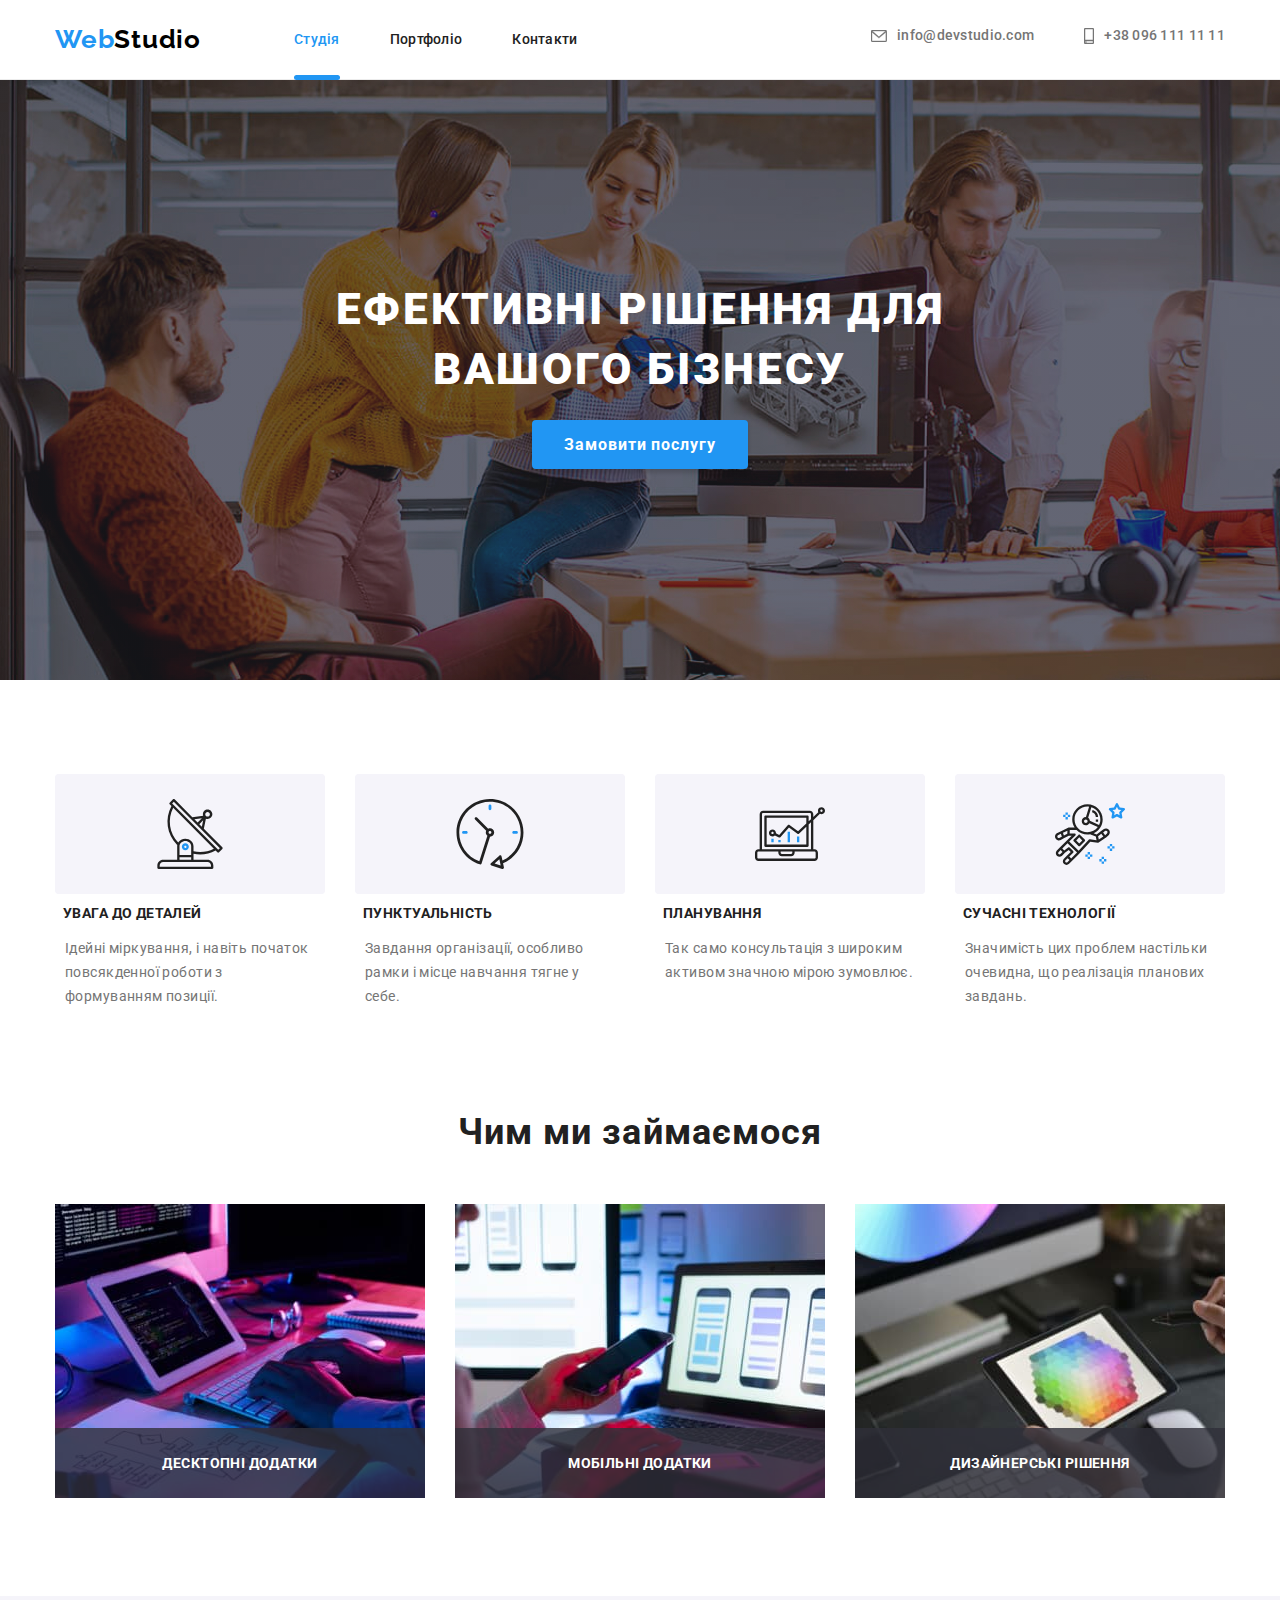
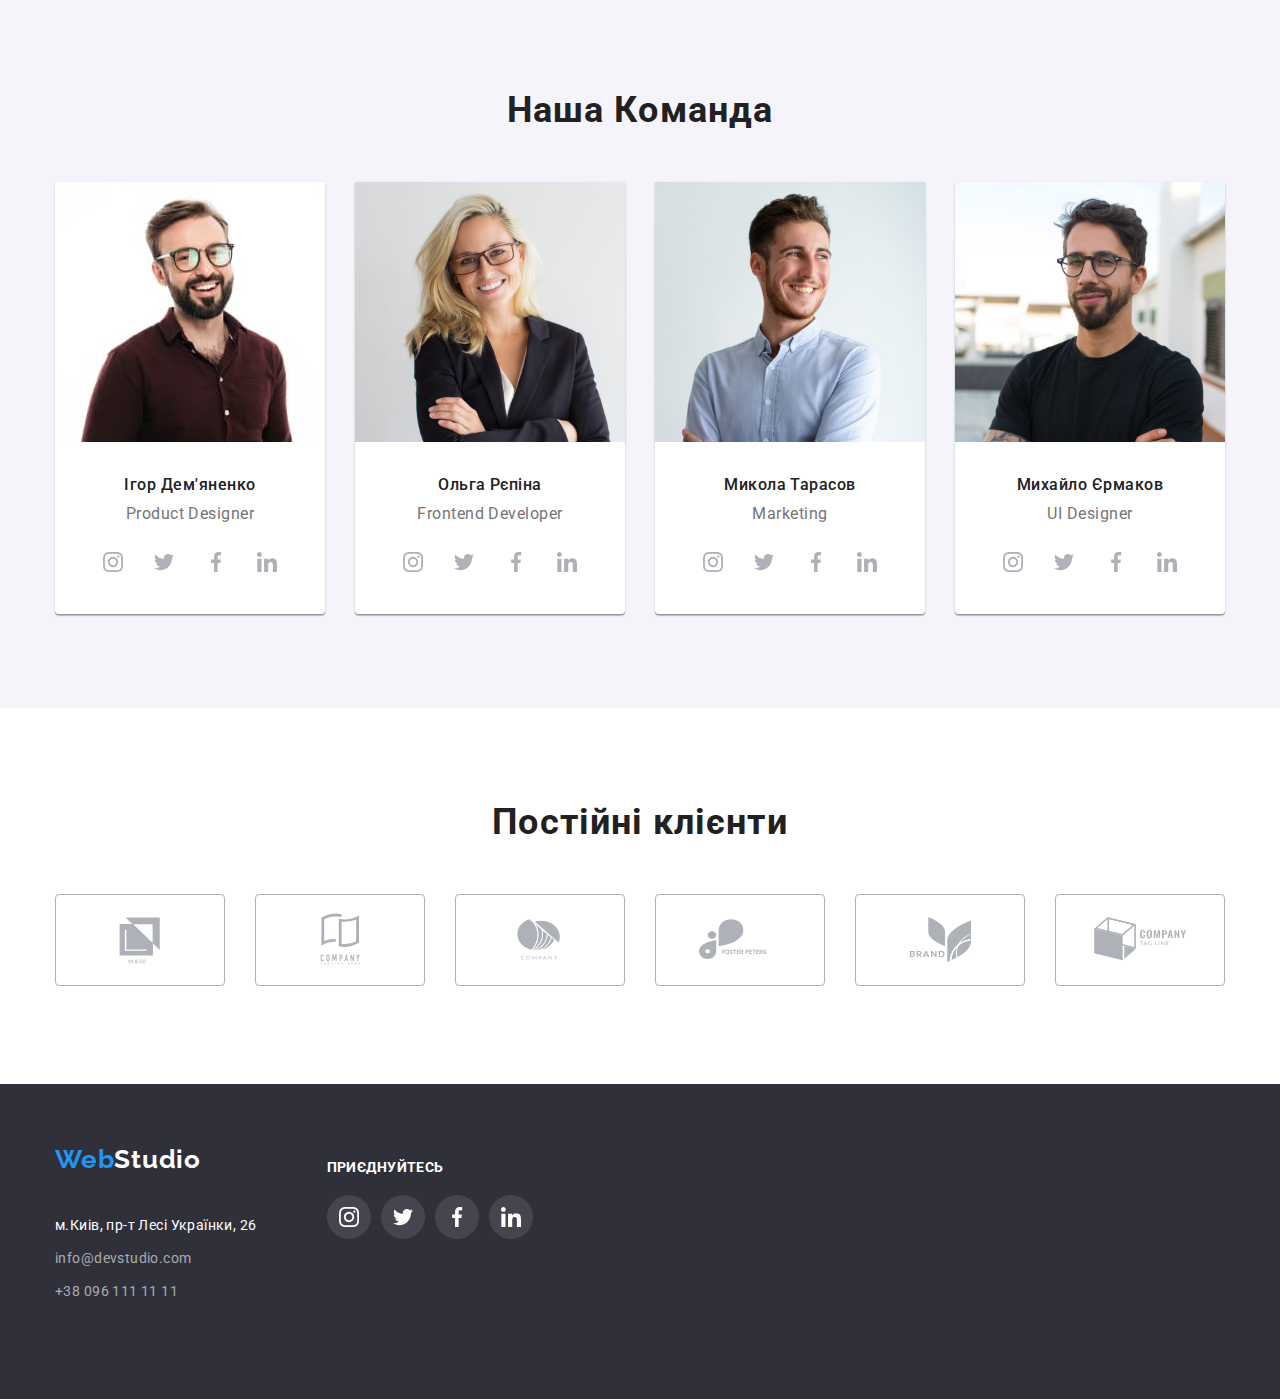
<file: index.html>
<!DOCTYPE html>
<html lang="ru">
<head>
  <link rel="preconnect" href="https://fonts.googleapis.com">
  <link rel="preconnect" href="https://fonts.gstatic.com" crossorigin>
  <link href="https://fonts.googleapis.com/css2?family=Raleway:wght@700&family=Roboto:ital,wght@0,400;0,500;0,900;1,700&display=swap" rel="stylesheet">
  <!-- <link rel="normalize" href="css/normalize.css"> -->
  <link rel="stylesheet" href="css/modern-normalize.css">
  <link rel="stylesheet" href="css/styles.css">
  <meta charset="UTF-8">
  <meta http-equiv="X-UA-Compatible" content="IE=edge">
  <meta name="viewport" content="width=device-width, initial-scale=1.0">
  <title>WebStudio</title>
</head>
<body>
  <svg aria-hidden="true" style="position:absolute;width:0;height:0;overflow:hidden" xmlns="http://www.w3.org/2000/svg">
    <symbol id="icon-company4" viewBox="0 0 59 32"><path d="M19.529 12.905h-.001c-.834 0-1.51.601-1.51 1.342v.001c0 .741.676 1.342 1.51 1.342h.001c.834 0 1.51-.601 1.51-1.342v-.001c0-.741-.676-1.342-1.51-1.342zM30.677 12.476c-.002-1.03-.464-2.016-1.283-2.744s-1.929-1.138-3.088-1.141c-1.159.002-2.27.412-3.089 1.14s-1.281 1.715-1.283 2.745v5.678s8.742-.865 8.743-5.677v-.001zM14.957 20.017c.002.716.323 1.403.893 1.91s1.342.792 2.148.794c.806-.002 1.578-.288 2.148-.794s.891-1.193.893-1.909v-3.951s-6.083.603-6.083 3.95zm3.041.708c-.158 0-.311-.041-.442-.119s-.233-.188-.293-.318c-.06-.129-.076-.272-.045-.409s.107-.263.218-.362c.111-.099.253-.166.408-.194s.315-.013.46.04c.146.054.27.144.357.261s.134.253.134.393c0 .093-.02.186-.06.272s-.098.165-.172.23c-.074.066-.162.118-.259.154s-.201.054-.305.054v-.003zM24.145 20.335h-.587v.606h-.306v-1.484h.966v.248h-.66v.383h.587v.247zm1.47-.102c0 .146-.026.274-.077.384s-.126.195-.222.255-.206.09-.33.09c-.123 0-.233-.03-.329-.089s-.171-.143-.224-.253c-.053-.11-.08-.236-.081-.379v-.073c0-.146.026-.274.078-.385s.127-.197.223-.256c.096-.06.207-.09.33-.09s.233.03.329.09c.096.059.171.144.223.256s.079.239.079.384v.066zm-.31-.067c0-.156-.028-.274-.084-.355s-.135-.121-.238-.121c-.103 0-.182.04-.237.12s-.084.196-.085.351v.072c0 .151.028.269.084.353s.136.125.241.125c.103 0 .181-.04.236-.12s.083-.198.084-.353v-.072zm1.301.386c0-.058-.02-.102-.061-.133s-.114-.064-.22-.098c-.106-.035-.19-.069-.252-.102-.168-.091-.253-.214-.253-.368 0-.08.022-.151.067-.214s.11-.112.195-.148c.085-.035.18-.053.285-.053s.2.019.283.058c.083.038.147.092.193.162s.069.149.069.238h-.306c0-.068-.021-.121-.064-.158s-.103-.057-.18-.057c-.075 0-.133.016-.174.048s-.062.073-.062.124c0 .048.024.089.072.121s.121.063.215.092c.174.052.301.117.38.195s.119.174.119.289c0 .128-.049.229-.146.303s-.228.109-.392.109c-.114 0-.218-.021-.312-.062s-.165-.099-.215-.172c-.049-.073-.073-.157-.073-.253h.307c0 .164.098.246.293.246.073 0 .129-.015.17-.044s.061-.071.061-.124zm1.632-.847h-.454v1.236h-.306v-1.236h-.448v-.248h1.209v.248zm1.068.594h-.587v.397h.689v.246h-.995v-1.484h.993v.248h-.687v.354h.587v.239zm.83.099h-.244v.543h-.306v-1.484h.551c.175 0 .31.039.406.117s.143.189.143.331c0 .101-.022.186-.066.254s-.11.121-.199.161l.321.606v.014h-.328l-.278-.543zm-.243-.247h.247c.077 0 .136-.019.178-.058s.063-.093.063-.162c0-.07-.02-.125-.06-.165s-.1-.06-.182-.06h-.246v.445zm1.852.268v.523h-.306v-1.484h.579c.111 0 .209.02.294.061s.15.099.196.174c.045.075.068.16.068.256 0 .145-.05.26-.15.344s-.237.125-.413.125h-.268zm0-.248h.273c.081 0 .142-.019.184-.057s.064-.092.064-.163c0-.073-.021-.131-.064-.176s-.102-.068-.177-.069h-.28v.466zm1.934.128h-.587v.397h.689v.246h-.995v-1.484h.993v.248h-.687v.354h.587v.239zm1.419-.594h-.455v1.236h-.306v-1.236h-.448v-.248h1.209v.248zm1.068.594h-.587v.397h.689v.246h-.994v-1.484h.992v.248h-.687v.354h.587v.239zm.83.099h-.243v.543h-.306v-1.484h.551c.175 0 .31.039.406.117s.143.189.143.331c0 .101-.022.186-.066.254s-.11.121-.199.161l.321.606v.014h-.328l-.278-.543zm-.243-.247H37c.077 0 .136-.019.178-.058s.063-.093.063-.162c0-.07-.02-.125-.06-.165s-.1-.06-.182-.06h-.246v.445zm1.796.401c0-.058-.021-.102-.061-.133s-.114-.064-.22-.098c-.106-.035-.19-.069-.251-.102-.169-.091-.253-.214-.253-.368 0-.08.022-.151.067-.214s.111-.112.195-.148c.085-.035.18-.053.285-.053.106 0 .2.019.283.058s.147.092.192.162c.046.07.07.149.07.238h-.306c0-.068-.022-.121-.064-.158s-.103-.057-.18-.057c-.075 0-.133.016-.174.048s-.062.073-.062.124c0 .048.024.089.072.121s.121.063.215.092c.174.052.301.117.38.195s.119.174.119.289c0 .128-.049.229-.146.303s-.228.109-.392.109c-.114 0-.218-.021-.312-.062s-.165-.099-.215-.172c-.049-.073-.073-.157-.073-.253h.307c0 .164.098.246.294.246.073 0 .129-.015.17-.044s.061-.071.061-.124z"/></symbol><symbol id="icon-company1" viewBox="0 0 59 32"><path d="m24.348 8 2.438 2.308-4.524-.003v11.196h11.826V17.22l2.435 2.305V8H24.349zm9.632 8.949-6.911-6.543h6.911v6.543zm-2.146 2.914h-7.702v-7.53h.544v7.02h7.157v.51zm-5.883 3.128-.285.586-.285-.586h-.239l.415.781v.455h.216v-.455l.414-.781h-.238zm.357 1.236.1-.288h.479l.101.288h.224l-.468-1.236h-.193l-.467 1.236h.223zm.34-.974.179.513h-.358l.179-.513zm1.133.484c-.031.048-.047.1-.047.157 0 .104.037.189.11.254s.172.097.294.097.228-.033.316-.099l.07.082h.239l-.182-.215c.071-.097.107-.222.107-.374h-.179c0 .083-.017.159-.052.227l-.239-.282.084-.061c.059-.043.102-.086.128-.129s.039-.091.039-.143c0-.078-.029-.143-.087-.196s-.131-.08-.221-.08c-.1 0-.179.028-.238.085s-.088.133-.088.229c0 .04.009.081.028.123s.053.094.101.155c-.092.066-.153.123-.184.171zm.558.273c-.061.046-.126.07-.195.07-.062 0-.111-.018-.148-.053s-.055-.082-.055-.139c0-.066.034-.125.102-.177l.026-.019.27.318zm-.222-.548c-.058-.072-.087-.132-.087-.179 0-.041.012-.076.036-.103s.056-.041.096-.041c.037 0 .068.012.093.035s.037.05.037.082c0 .049-.018.089-.053.12l-.026.021-.094.065zm2.013.672c.085-.074.134-.177.146-.309h-.214c-.011.088-.038.151-.081.189s-.106.057-.19.057c-.092 0-.162-.035-.211-.105s-.071-.172-.071-.306v-.11c.001-.132.027-.232.076-.3s.122-.103.216-.103c.08 0 .141.02.183.059s.068.103.078.192h.214c-.014-.135-.062-.24-.145-.314s-.193-.111-.329-.111c-.101 0-.191.024-.268.072s-.136.117-.177.206c-.041.089-.062.192-.062.308v.115c.002.114.023.214.064.3s.099.153.173.2c.075.046.162.07.261.07.141 0 .254-.037.339-.11zm1.262-.173c.042-.092.063-.198.063-.319v-.069c-.001-.121-.022-.226-.065-.317s-.103-.161-.181-.209c-.078-.049-.167-.073-.267-.073s-.19.025-.268.074c-.078.049-.138.119-.181.211s-.064.199-.064.319v.07c.001.118.022.223.065.313s.104.161.182.21c.079.049.168.073.268.073.101 0 .191-.024.268-.073s.138-.119.18-.211zm-.23-.699c.052.073.078.178.078.315v.065c0 .139-.026.245-.077.318s-.124.109-.219.109c-.094 0-.168-.037-.221-.111s-.079-.179-.079-.315v-.071c.001-.133.028-.236.08-.308s.125-.11.218-.11c.095 0 .168.037.22.11z"/></symbol><symbol id="icon-company2" viewBox="0 0 59 32"><path d="M28.561 7.629h-.047c-.073-.004-.146-.006-.219-.008h-.158c-.138 0-.279.004-.419.011-.011-.001-.021-.001-.032 0-1.268.072-2.51.389-3.658.933l-.15.073v7.701l.352-.119c.309-.106.638-.202.978-.29.921-.236 1.866-.362 2.816-.374v1.012c-.126.001-.248.004-.37.011h-.029c-.731.04-1.457.151-2.166.333-.899.225-1.766.563-2.581 1.006V8.041c.846-.494 1.758-.864 2.707-1.101.834-.215 1.691-.326 2.552-.329h.149c.178.004.351.012.514.025.429.03.854.098 1.271.203v.996c-.405-.094-.817-.156-1.232-.186-.008-.001-.017-.001-.025-.002-.086-.007-.172-.015-.252-.015zm1.753 1.018c.221.017.45.025.681.025.905-.003 1.806-.119 2.683-.344.898-.226 1.765-.564 2.58-1.007v9.701c-.847.493-1.758.864-2.708 1.101-.834.214-1.691.325-2.552.328-.652.005-1.302-.071-1.936-.228V8.459c.15.034.304.066.46.093.257.043.528.075.792.095zm4.937.076-.352.119c-.324.109-.65.206-.978.293-.956.246-1.938.371-2.924.375-.23 0-.441-.006-.645-.019l-.281-.019v7.922l.241.021c.224.019.454.029.686.029.777-.003 1.55-.103 2.303-.298.62-.155 1.222-.372 1.799-.647l.151-.073V8.722zM23.561 21.291c-.051-.052-.112-.094-.179-.121s-.14-.04-.213-.037c-.077-.001-.154.013-.226.042-.066.026-.126.066-.176.116s-.088.111-.113.177c-.028.069-.041.144-.041.218v1.32c-.003.093.015.186.052.271.031.068.076.128.132.177.053.044.115.076.181.094.064.018.13.027.197.027.073.001.146-.015.213-.046.066-.029.126-.07.176-.122.049-.051.088-.111.115-.177.028-.067.043-.138.042-.21v-.148h-.345v.118c.001.04-.006.08-.02.118-.011.028-.028.053-.05.074-.021.017-.046.03-.072.038-.023.008-.048.012-.072.012-.031.004-.062-.001-.09-.014s-.053-.032-.071-.057c-.033-.053-.048-.115-.046-.177v-1.23c-.002-.068.012-.136.042-.197.018-.028.043-.05.073-.064s.063-.019.096-.015c.03-.001.059.005.086.018s.05.032.068.056c.039.051.059.113.057.177v.114h.341v-.134c.001-.079-.014-.157-.042-.231-.025-.069-.065-.132-.115-.186zM25.61 21.276c-.11-.093-.249-.144-.392-.145-.07 0-.14.013-.206.037-.067.024-.129.061-.182.108-.057.051-.103.114-.134.185-.035.081-.052.168-.05.256v1.266c-.002.089.015.177.05.259.031.068.077.128.134.177.053.049.115.087.182.111.066.024.136.037.206.037s.14-.013.206-.037c.069-.025.132-.063.187-.111s.099-.11.13-.177c.035-.082.053-.17.05-.259v-1.266c.002-.088-.015-.175-.05-.256-.031-.07-.075-.133-.13-.185zm-.161 1.706c.003.034-.002.068-.014.099s-.031.06-.055.084c-.046.038-.103.059-.162.059s-.117-.021-.162-.059c-.024-.023-.043-.052-.055-.084s-.017-.066-.014-.099v-1.266c-.003-.034.002-.068.014-.099s.031-.06.055-.084c.046-.038.103-.059.162-.059s.117.021.162.059c.024.023.043.052.055.084s.017.066.014.099v1.266zM28.302 23.548v-2.396h-.332l-.436 1.268h-.006l-.439-1.268h-.328v2.396h.342V22.09h.006l.335 1.03h.171l.338-1.03h.006v1.458h.342zM30.246 21.32c-.053-.059-.119-.104-.194-.131-.08-.026-.164-.039-.248-.037h-.509v2.396h.341v-.936h.176c.107.005.213-.018.308-.065.078-.043.142-.106.187-.183.039-.064.066-.135.078-.209.013-.09.02-.181.018-.272.003-.115-.008-.23-.033-.342-.023-.083-.066-.159-.126-.22zm-.176.73c-.001.043-.012.086-.032.125-.02.037-.05.066-.088.084-.051.023-.106.033-.161.03h-.156v-.815h.176c.053-.003.106.008.154.03.035.02.063.051.08.088.019.042.029.087.03.134v.159c0 .056.003.113 0 .165h-.003zM31.864 21.152h-.28l-.528 2.396h.341l.1-.515h.465l.1.515h.341l-.541-2.396zm-.315 1.554.168-.869h.006l.167.869h-.341zM34.069 22.595h-.006l-.516-1.443h-.328v2.396h.341v-1.441h.007l.522 1.441h.321v-2.396h-.341v1.443zM36.156 21.152l-.275.953h-.007l-.274-.953h-.362l.469 1.383v1.013h.342v-1.013l.469-1.383h-.361zM22.609 24.224h.165v.462h.112v-.462h.164v-.095h-.44v.095zM23.992 24.13l-.216.556h.119l.046-.126h.222l.047.126h.121l-.221-.556h-.119zm-.018.336.076-.206.076.206h-.151zM25.359 24.481h.128v.072c-.038.03-.084.047-.132.047-.022.001-.045-.003-.065-.012s-.039-.023-.053-.041c-.029-.042-.044-.093-.041-.145 0-.124.054-.186.16-.186.028-.003.056.005.079.021s.04.04.047.068l.11-.021c-.024-.109-.102-.164-.236-.164-.072-.002-.141.024-.194.072-.028.028-.05.061-.064.098s-.019.077-.017.116c-.003.076.022.151.071.209.027.028.06.05.097.064s.076.02.114.017c.087.002.172-.029.236-.088v-.219h-.241v.094zM26.756 24.13h-.113v.556h.39v-.095h-.277v-.462zM27.937 24.13h-.113v.556h.113v-.556zM29.091 24.501l-.228-.372h-.109v.556h.105v-.363l.224.363h.112v-.556h-.103v.372zM30.135 24.441h.277v-.095h-.277v-.122h.298v-.095h-.411v.556h.422v-.095h-.31v-.15zM32.665 24.349h-.219v-.219h-.112v.556h.112v-.243h.219v.243h.112v-.556h-.112v.219zM33.715 24.441h.278v-.095h-.278v-.122h.299v-.095h-.411v.556h.421v-.095h-.31v-.15zM35.138 24.441c.097-.015.146-.066.146-.155.003-.024-.001-.048-.01-.069s-.025-.041-.044-.054c-.05-.025-.106-.037-.163-.033h-.236v.556h.112v-.233h.022c.024-.001.048.003.07.012.016.01.03.024.04.041l.121.177h.134l-.068-.109c-.03-.054-.072-.099-.123-.134zm-.112-.077h-.082v-.14h.088c.038-.003.077.001.113.013.008.007.015.016.019.026s.006.021.006.032-.003.021-.008.031-.013.018-.021.024c-.037.011-.075.016-.114.013zM36.212 24.441h.277v-.095h-.277v-.122h.299v-.095h-.412v.556h.422v-.095h-.31v-.15z"/></symbol><symbol id="icon-company3" viewBox="0 0 59 32"><path d="M23.793 22.644c.006 0 .011.001.016.003s.01.005.013.008l.076.073c-.059.059-.132.106-.213.138-.096.035-.199.052-.302.049-.098.002-.194-.014-.285-.046-.081-.03-.154-.074-.214-.13-.061-.058-.108-.127-.138-.201-.033-.083-.05-.17-.048-.258-.001-.088.016-.176.052-.259.033-.075.083-.143.147-.201.065-.057.142-.101.228-.131.093-.031.193-.047.293-.046.093-.002.186.012.272.042.075.028.144.068.204.116l-.064.077c-.004.005-.01.01-.016.014-.008.004-.017.006-.026.006s-.019-.003-.027-.008l-.034-.021-.047-.026c-.02-.01-.042-.018-.064-.026-.028-.009-.057-.016-.086-.021-.037-.006-.075-.009-.113-.008-.072-.001-.144.011-.211.035-.062.022-.119.055-.165.097-.047.045-.084.098-.107.155-.027.066-.04.135-.039.204-.001.071.012.141.039.208.023.057.059.109.105.154.043.042.097.075.157.096.062.022.128.034.195.033.039.001.077-.002.116-.007.063-.007.123-.026.175-.055.027-.015.052-.032.075-.051.01-.008.023-.013.036-.013zM25.984 22.28c.001.087-.016.174-.051.256-.031.074-.08.142-.143.199s-.14.101-.224.131c-.186.062-.391.062-.577 0-.084-.03-.16-.074-.223-.131-.063-.058-.112-.126-.144-.201-.068-.166-.068-.347 0-.513.032-.075.081-.143.144-.202.064-.055.139-.098.223-.126.185-.063.391-.063.577 0 .084.03.16.074.224.131s.111.125.143.199c.035.082.052.17.051.258zm-.199 0c.002-.07-.011-.14-.036-.206-.021-.057-.056-.109-.102-.154-.044-.042-.099-.076-.16-.097-.135-.045-.284-.045-.419 0-.061.022-.116.055-.16.097-.046.044-.081.097-.102.154-.048.134-.048.278 0 .412.021.057.056.11.102.154.045.042.099.075.16.096.135.044.284.044.419 0 .061-.021.116-.054.16-.096.046-.045.08-.097.102-.154.025-.066.038-.136.036-.206zM27.479 22.496l.02.046c.008-.017.014-.031.022-.046s.015-.031.025-.045l.485-.765c.009-.013.018-.021.027-.024.013-.003.026-.005.04-.004h.143v1.245h-.17V21.949c0-.014-.001-.029 0-.043l-.487.776c-.006.012-.016.021-.029.028s-.027.01-.042.01h-.027c-.015 0-.029-.003-.042-.01s-.022-.017-.028-.028l-.502-.781v.999h-.164v-1.242h.143c.013-.001.027.001.04.004.012.005.021.014.027.024l.495.766c.01.014.018.029.025.044zM29.302 22.434v.466h-.19v-1.243h.423c.08-.001.159.008.236.027.061.015.118.042.167.077.042.034.075.075.095.122.022.051.033.105.032.159.001.055-.011.109-.035.159-.023.048-.058.09-.102.124-.049.037-.106.066-.168.082-.074.021-.151.03-.229.029l-.23-.003zm0-.134h.23c.05.001.099-.006.147-.019.039-.011.075-.03.106-.054.029-.023.051-.051.064-.082.016-.033.023-.069.023-.105.002-.035-.004-.069-.019-.101s-.037-.061-.066-.085c-.072-.049-.163-.073-.255-.067h-.23v.512zM31.851 22.902h-.15c-.015 0-.03-.004-.042-.012-.011-.008-.019-.018-.025-.029l-.129-.301h-.648l-.134.301c-.005.011-.013.021-.024.028-.012.008-.027.013-.043.012h-.15l.569-1.245h.197l.577 1.245zm-.938-.463h.535l-.226-.507c-.017-.038-.031-.077-.043-.117l-.022.065c-.007.02-.014.038-.021.053l-.224.506zM32.671 21.662c.011.005.021.013.028.022l.83.939v-.967h.17v1.245h-.095c-.014 0-.027-.002-.039-.007s-.022-.014-.03-.023l-.829-.938c.001.014.001.029 0 .043s0 .026 0 .038v.887h-.17v-1.245h.101c.012 0 .023.002.034.006zM35.097 22.407v.494h-.19v-.494l-.525-.75h.17c.015-.001.029.003.041.011.01.008.019.017.026.028l.328.484c.013.021.025.04.034.058s.017.035.024.053l.024-.054c.009-.02.02-.039.032-.057l.323-.487c.007-.01.015-.019.025-.026.011-.009.026-.013.041-.012h.171l-.525.753zM27.385 19.567c.082.009.166.017.25.023 1.28-.497 2.362-1.311 3.112-2.34s1.134-2.227 1.105-3.445l-1.41-1.225c.287 1.296.153 2.637-.387 3.871s-1.464 2.313-2.67 3.117z"/><path d="m26.881 19.51.038.007c1.288-.801 2.271-1.919 2.82-3.209s.64-2.695.261-4.031l-2.009-1.745c.812 1.434 1.139 3.04.943 4.629s-.908 3.098-2.053 4.35zM33.693 15.244c-.341 1.338-1.17 2.545-2.363 3.441-.349.263-.724.498-1.123.7.972-.248 1.865-.687 2.61-1.282s1.324-1.332 1.69-2.152l-.815-.707z"/><path d="m33.374 15.047-1.16-1.008c-.022 1.149-.398 2.272-1.089 3.252s-1.671 1.781-2.838 2.321h.006c.26 0 .52-.014.779-.04 1.091-.387 2.055-1.003 2.806-1.792s1.265-1.728 1.497-2.732zM27.049 9.795l-1.384-1.204c-1.237.415-2.301 1.145-3.052 2.095s-1.156 2.074-1.159 3.226c.005 1.273.498 2.508 1.401 3.511s2.166 1.714 3.588 2.022c1.269-1.343 2.012-3.003 2.121-4.739s-.422-3.456-1.515-4.911zM36.57 14.862c-.005-1.51-.698-2.958-1.927-4.026s-2.895-1.67-4.633-1.674c-.803-.001-1.6.128-2.349.38l8.471 7.36c.29-.651.439-1.342.438-2.04z"/></symbol><symbol id="icon-company5" viewBox="0 0 59 32"><path d="M20.437 21.125c.085.096.13.216.128.34.004.081-.011.161-.045.235s-.086.141-.152.194c-.165.114-.369.169-.575.157h-1.01v-2.154h.989c.195-.012.389.039.548.143.064.049.114.111.148.181s.048.146.044.222c.006.119-.035.236-.115.329-.077.086-.183.145-.301.168.134.022.255.088.341.184zm-1.184-.325h.423c.096.006.192-.019.269-.072.032-.026.056-.059.072-.096s.022-.076.019-.115c.003-.039-.003-.078-.019-.114s-.04-.069-.071-.096c-.08-.054-.178-.08-.277-.073h-.416v.565zm.733.826c.034-.027.061-.061.078-.099s.025-.079.022-.12c.003-.042-.005-.083-.023-.121s-.045-.072-.079-.1c-.083-.056-.184-.084-.287-.078h-.444v.592h.449c.101.005.201-.021.284-.075zM22.459 22.051l-.55-.842h-.207v.842h-.473v-2.154h.896c.226-.014.449.051.624.183.125.117.201.271.213.434s-.04.325-.146.457c-.111.116-.262.193-.427.219l.586.861h-.515zm-.757-1.135h.387c.269 0 .403-.109.403-.326.003-.044-.005-.089-.022-.131s-.043-.08-.077-.111c-.085-.065-.194-.096-.305-.087h-.392l.005.655zM25.047 21.618h-.943l-.167.433h-.496l.866-2.129h.537l.863 2.129h-.496l-.163-.433zm-.126-.327-.345-.909-.345.909h.689zM28.286 22.051h-.47l-1.054-1.464v1.464h-.469v-2.154h.469l1.054 1.473v-1.473h.47v2.154zM30.968 21.536c-.097.163-.245.295-.425.38-.205.095-.432.141-.661.136h-.837v-2.154h.837c.229-.005.455.04.661.133.18.083.328.214.425.376.097.175.147.369.147.565s-.05.39-.147.565zm-.538-.052c.134-.143.208-.325.208-.514s-.074-.371-.208-.514c-.162-.13-.374-.195-.588-.183h-.326v1.394h.326c.215.012.426-.053.588-.183zM25.341 7.919s6.066 2.097 5.937 5.131v5.132s-6.061-2.098-5.935-5.132l-.002-5.131zM36.682 16.98c1.146-.722 2.471-1.169 3.854-1.3v-1.607c-1.594.562-2.946 1.582-3.854 2.907z"/><path d="M35.994 17.464c.937-1.729 2.563-3.063 4.542-3.727V9.108s-8.638 2.987-8.456 7.308v7.306s.385-.134.99-.384c0-.234 0-.469.028-.706.179-2.006 1.22-3.865 2.896-5.168z"/><path d="M35.172 20.178c.045-.507.146-1.008.302-1.496-1.043 1.125-1.675 2.522-1.806 3.993-.013.139-.02.278-.023.421.491-.216 1.062-.485 1.661-.802-.153-.696-.198-1.408-.134-2.116zM35.515 20.205c-.057.64-.022 1.284.107 1.916 2.36-1.293 5.012-3.291 4.91-5.705v-.21c-1.686.173-3.264.848-4.49 1.921-.287.665-.464 1.366-.526 2.079z"/></symbol><symbol id="icon-company6" viewBox="0 0 59 32"><path d="M29.713 15.098c-.154-.205-.228-.448-.21-.692v-1.003c0-.307.07-.541.209-.701s.379-.239.718-.239c.319 0 .546.068.679.204.146.174.217.386.201.6v.236h-.571v-.239c.002-.078-.003-.156-.017-.234-.008-.053-.037-.102-.082-.139-.059-.04-.132-.059-.207-.054-.078-.005-.156.015-.217.057-.05.041-.083.095-.095.153-.016.082-.024.165-.022.248v1.217c-.009.117.016.235.073.342.028.036.068.065.114.083s.097.025.147.019c.073.005.146-.015.202-.055.047-.04.076-.092.085-.148.013-.081.019-.162.018-.244v-.247h.571v.225c.016.223-.053.445-.197.63-.131.149-.355.223-.683.223s-.577-.08-.717-.245zM32.089 15.109c-.144-.156-.216-.384-.216-.685v-1.055c0-.298.072-.523.216-.676s.385-.229.723-.229c.336 0 .575.076.72.229s.217.379.217.676v1.055c0 .298-.073.526-.22.684s-.385.236-.717.236c-.332 0-.578-.08-.723-.235zm.989-.253c.052-.098.075-.205.069-.312v-1.292c.007-.105-.017-.21-.067-.306-.029-.037-.069-.066-.117-.084s-.099-.024-.151-.018c-.051-.006-.103 0-.151.018s-.088.047-.117.084c-.052.095-.075.201-.069.306v1.298c-.007.107.016.215.069.312.033.033.074.059.12.077s.096.027.147.027c.051 0 .101-.009.147-.027s.087-.044.12-.077v-.006zM34.436 12.495h.614l.462 1.946.473-1.946h.598l.061 2.809h-.442l-.047-1.952-.456 1.952h-.354l-.473-1.96-.044 1.96h-.447l.056-2.809zM37.332 12.495h.957c.551 0 .827.266.827.798 0 .509-.29.764-.871.763h-.326v1.249h-.591l.003-2.809zm.818 1.201c.058.006.118.002.174-.014s.107-.041.151-.075c.068-.095.098-.206.085-.317.003-.086-.007-.171-.029-.255-.008-.028-.023-.054-.043-.077s-.046-.042-.074-.057c-.082-.034-.173-.049-.264-.045h-.229v.839h.229zM39.968 12.495h.635l.651 2.809h-.551l-.129-.648h-.566l-.133.648h-.559l.651-2.809zm.543 1.836-.221-1.179-.221 1.179h.442zM41.78 12.495h.414l.792 1.603v-1.603h.49v2.809h-.393l-.797-1.673v1.673h-.507l.001-2.809zM44.624 14.233l-.658-1.734h.554l.402 1.114.377-1.114h.543l-.65 1.734v1.071h-.567v-1.071zM30.625 16.533v.147h-.482v1.142h-.202V16.68h-.484v-.147h1.169zM32.137 17.821h-.156c-.016.001-.031-.003-.044-.012-.012-.007-.021-.018-.026-.03l-.139-.306h-.669l-.139.306c-.004.013-.011.025-.021.035-.012.009-.028.013-.044.012h-.156l.591-1.288h.206l.598 1.283zm-.979-.478h.558l-.236-.524c-.017-.04-.032-.08-.044-.121-.008.024-.015.048-.022.068l-.021.054-.234.523zM33.155 17.695c.037.002.074.002.111 0 .032-.003.064-.008.095-.015.029-.006.057-.014.085-.023.026-.009.052-.02.079-.032v-.29h-.236c-.006 0-.012 0-.017-.002s-.011-.004-.015-.008c-.004-.003-.007-.006-.009-.011s-.003-.008-.003-.013v-.099h.458v.494c-.037.023-.077.044-.118.061s-.086.033-.131.044c-.048.012-.098.021-.148.027-.057.006-.115.008-.172.008-.102.001-.203-.015-.298-.048-.088-.031-.169-.077-.236-.135-.066-.059-.118-.128-.152-.204-.037-.085-.056-.176-.054-.267-.001-.092.017-.183.053-.269.034-.076.086-.146.152-.204s.148-.103.236-.134c.101-.033.209-.049.317-.048.055 0 .11.004.164.011.048.007.095.018.141.033.041.013.081.03.118.051s.071.043.103.067l-.057.08c-.004.007-.011.013-.019.018s-.017.007-.027.007c-.013 0-.026-.004-.037-.01-.018-.008-.037-.018-.058-.031-.025-.014-.052-.025-.079-.035-.035-.012-.072-.022-.109-.029-.05-.008-.1-.012-.15-.011-.078-.001-.155.011-.228.036-.066.023-.125.058-.174.102-.049.046-.086.101-.11.16-.053.14-.053.29 0 .43.026.061.066.116.118.162.048.044.107.079.173.102.075.022.155.031.234.026zM35.039 17.674h.645v.147h-.842v-1.288h.202l-.005 1.142zM36.355 17.821h-.202v-1.288h.202v1.288zM37.106 16.539c.012.006.023.014.031.023l.864.971c-.001-.015-.001-.031 0-.046V16.527h.176v1.294h-.102c-.015.001-.03-.001-.044-.007-.012-.006-.023-.015-.032-.024l-.863-.97v1.002h-.169v-1.289h.105c.011 0 .023.002.033.006zM39.665 16.533v.142h-.716v.425h.58v.137h-.58v.44h.716v.142h-.924v-1.285h.924zM18.491 8.576l8.972 2.199v7.707l-8.972-2.198V8.576zm-.575-.657v8.739l10.122 2.482v-8.738L17.916 7.919z"/><path d="m23.34 23.197-10.123-2.484v-8.739l10.123 2.483v8.74z"/><path d="m18.083 8.477 8.855 2.172-3.766 3.252-8.856-2.173 3.767-3.251zm-.167-.558-4.698 4.056 10.123 2.483 4.697-4.056-10.122-2.483zM23.91 22.706l4.127-3.564-4.127-1.013v4.577z"/></symbol><symbol id="icon-mail" viewBox="0 0 43 32"><path d="M38.667 0H4C1.794 0 0 1.794 0 4v24c0 2.206 1.794 4 4 4h34.667c2.206 0 4-1.794 4-4V4c0-2.206-1.794-4-4-4zm0 2.667c.181 0 .353.038.511.103L21.334 18.236 3.49 2.77c.158-.066.33-.103.511-.103h34.667zm0 26.666H4c-.736 0-1.333-.598-1.333-1.333V5.587L20.46 21.008c.251.217.563.326.874.326s.622-.108.874-.326L40.001 5.587V28c0 .736-.598 1.333-1.333 1.333z"/></symbol><symbol id="icon-smartphone" viewBox="0 0 20 32"><path d="M17 0H3C1.346 0 0 1.346 0 3v26c0 1.654 1.346 3 3 3h14c1.654 0 3-1.346 3-3V3c0-1.654-1.346-3-3-3zM3 2h14c.552 0 1 .448 1 1v21H2V3c0-.552.448-1 1-1zm14 28H3c-.552 0-1-.448-1-1v-3h16v3c0 .552-.448 1-1 1z"/><path d="M4.707 27.478c.391.365.391.956 0 1.321s-1.024.365-1.414 0c-.391-.365-.391-.956 0-1.321s1.024-.365 1.414 0z"/></symbol><symbol id="icon-linkedin" viewBox="0 0 32 32"><path d="M31.992 32v-.001H32V20.263c0-5.741-1.236-10.164-7.948-10.164-3.227 0-5.392 1.771-6.276 3.449h-.093v-2.913h-6.364v21.364h6.627V21.42c0-2.785.528-5.479 3.977-5.479 3.399 0 3.449 3.179 3.449 5.657v10.401h6.62zM.528 10.636h6.635V32H.528V10.636zM3.843 0C1.722 0 0 1.721 0 3.843s1.721 3.879 3.843 3.879c2.121 0 3.843-1.757 3.843-3.879C7.685 1.722 5.963 0 3.843 0z"/></symbol><symbol id="icon-insta" viewBox=" 0 0 32 32"><path d="M31.969 9.408c-.075-1.7-.35-2.869-.744-3.882-.406-1.075-1.032-2.038-1.851-2.838-.8-.813-1.769-1.444-2.832-1.844C25.523.45 24.36.175 22.66.1 20.947.019 20.403 0 16.059 0s-4.888.019-6.595.094c-1.7.075-2.869.35-3.882.744-1.075.406-2.038 1.031-2.838 1.85C1.931 3.488 1.3 4.457.9 5.52.506 6.539.231 7.702.156 9.402c-.081 1.713-.1 2.257-.1 6.601s.019 4.888.094 6.595c.075 1.7.35 2.869.744 3.882.406 1.075 1.038 2.038 1.85 2.838.8.813 1.769 1.444 2.832 1.844 1.019.394 2.182.669 3.882.744 1.706.075 2.25.094 6.595.094s4.888-.019 6.595-.094c1.7-.075 2.869-.35 3.882-.744 2.151-.832 3.851-2.532 4.682-4.682.394-1.019.669-2.182.744-3.882.075-1.707.094-2.251.094-6.595s-.006-4.888-.081-6.595zm-2.882 13.065c-.069 1.563-.331 2.407-.55 2.969-.538 1.394-1.644 2.5-3.038 3.038-.563.219-1.413.481-2.969.55-1.688.075-2.194.094-6.464.094s-4.782-.019-6.464-.094c-1.563-.069-2.407-.331-2.969-.55-.694-.256-1.325-.663-1.838-1.194-.531-.519-.938-1.144-1.194-1.838-.219-.563-.481-1.413-.55-2.969-.075-1.688-.094-2.194-.094-6.464s.019-4.782.094-6.464c.069-1.563.331-2.407.55-2.969.256-.694.663-1.325 1.2-1.838.519-.531 1.144-.938 1.838-1.194.563-.219 1.413-.481 2.969-.55 1.688-.075 2.194-.094 6.464-.094 4.276 0 4.782.019 6.464.094 1.563.069 2.407.331 2.969.55.694.256 1.325.662 1.838 1.194.531.519.938 1.144 1.194 1.838.219.563.481 1.413.55 2.969.075 1.688.094 2.194.094 6.464s-.019 4.77-.094 6.458z"/><path d="M16.059 7.783c-4.538 0-8.22 3.682-8.22 8.22s3.682 8.22 8.22 8.22c4.539 0 8.22-3.682 8.22-8.22s-3.682-8.22-8.22-8.22zm0 13.552c-2.944 0-5.332-2.388-5.332-5.332s2.388-5.332 5.332-5.332 5.332 2.388 5.332 5.332-2.388 5.332-5.332 5.332zM26.524 7.458c0 1.06-.859 1.919-1.919 1.919s-1.919-.859-1.919-1.919.859-1.919 1.919-1.919 1.919.859 1.919 1.919z"/></symbol><symbol id="icon-facebook" viewBox=" 0 0 32 32"><path d="M21.329 5.313h2.921V.225C23.746.156 22.013 0 19.994 0c-4.212 0-7.097 2.649-7.097 7.519V12H8.249v5.688h4.648V32h5.699V17.689h4.46l.708-5.688h-5.169V8.082c.001-1.644.444-2.769 2.735-2.769z"/></symbol><symbol id="icon-twitter" viewBox="0 0 32 32"><path d="M32 6.078c-1.19.522-2.458.868-3.78 1.036 1.36-.812 2.398-2.088 2.886-3.626-1.268.756-2.668 1.29-4.16 1.588C25.742 3.794 24.026 3 22.154 3c-3.632 0-6.556 2.948-6.556 6.562 0 .52.044 1.02.152 1.496-5.454-.266-10.28-2.88-13.522-6.862-.566.982-.898 2.106-.898 3.316 0 2.272 1.17 4.286 2.914 5.452-1.054-.02-2.088-.326-2.964-.808v.072c0 3.188 2.274 5.836 5.256 6.446-.534.146-1.116.216-1.72.216-.42 0-.844-.024-1.242-.112.85 2.598 3.262 4.508 6.13 4.57-2.232 1.746-5.066 2.798-8.134 2.798-.538 0-1.054-.024-1.57-.09C2.906 27.93 6.35 29 10.064 29c12.072 0 18.672-10 18.672-18.668 0-.29-.01-.57-.024-.848C30.014 8.56 31.108 7.406 32 6.078z"/></symbol><symbol id="icon-diagram" viewBox="0 0 72 32"><path fill="#f5f4fa" style="fill:var(--color2, #f5f4fa)" d="M1.067 0h69.867c.589 0 1.067.478 1.067 1.067v29.867c0 .589-.478 1.067-1.067 1.067H1.067C.478 32.001 0 31.523 0 30.934V1.067C0 .478.478 0 1.067 0z"/><path fill="#2196f3" style="fill:var(--color4, #2196f3)" d="M35.373 15.396h.622v2.799h-.622v-2.799zM37.861 16.64h.622v1.555h-.622V16.64zM32.886 17.573h.622v.622h-.622v-.622zM31.02 17.262h.622v.933h-.622v-.933z"/><path fill="#212121" style="fill:var(--color3, #212121)" d="M27.599 23.17h14.926c.515 0 .933-.418.933-.933v-1.244c0-.515-.418-.933-.933-.933h-.311v-7.754l1.766-1.673c.41.202.906.079 1.174-.291s.231-.88-.089-1.207-.829-.375-1.205-.115c-.376.26-.51.754-.317 1.168l-1.331 1.262v-.717c0-.515-.418-.933-.933-.933H28.841c-.515 0-.933.418-.933.933v9.328h-.311c-.515 0-.933.418-.933.933v1.244c0 .515.418.933.933.933zM44.391 9.488c.172 0 .311.139.311.311s-.139.311-.311.311-.311-.139-.311-.311.139-.311.311-.311zm-15.859 1.244c0-.172.139-.311.311-.311h12.438c.172 0 .311.139.311.311v1.306l-.622.591v-1.275c0-.172-.139-.311-.311-.311H29.465c-.172 0-.311.139-.311.311v7.774c0 .172.139.311.311.311h11.194c.171 0 .311-.139.311-.311v-5.643l.622-.589v7.165h-13.06v-9.328zm2.799 4.042c-.421-.001-.79.279-.902.685s.061.836.423 1.05c.362.215.822.161 1.125-.132l1.081.542c.126.063.278.033.371-.072l2.298-2.585 2.259 1.692c.121.091.29.081.4-.023l1.963-1.859v4.743H29.777v-7.152h10.572v1.552l-2.2 2.083-2.278-1.707c-.129-.097-.311-.079-.419.042l-2.329 2.621-.871-.435c.006-.037.01-.075.012-.113 0-.515-.418-.933-.933-.933zm.311.933c0 .172-.139.311-.311.311s-.311-.139-.311-.311.139-.311.311-.311.311.139.311.311zm1.865 4.975h3.11v.311c0 .172-.139.311-.311.311h-2.488c-.172 0-.311-.139-.311-.311v-.311zm-6.218.311c0-.172.139-.311.311-.311h5.286v.311c0 .515.418.933.933.933h2.488c.515 0 .933-.418.933-.933v-.311h5.286c.172 0 .311.139.311.311v1.244c0 .172-.139.311-.311.311H27.6c-.172 0-.311-.139-.311-.311v-1.244z"/></symbol><symbol id="icon-clock" viewBox="0 0 72 32"><path fill="#f5f4fa" style="fill:var(--color2, #f5f4fa)" d="M1.067 0h69.867c.589 0 1.067.478 1.067 1.067v29.867c0 .589-.478 1.067-1.067 1.067H1.067C.478 32.001 0 31.523 0 30.934V1.067C0 .478.478 0 1.067 0z"/><path fill="#212121" style="fill:var(--color3, #212121)" d="M44.923 15.592c-.001-4.931-3.999-8.927-8.93-8.926s-8.927 3.999-8.926 8.93c.001 3.884 2.512 7.321 6.212 8.503.035.011.072.017.109.017.07 0 .139-.019.2-.055.079-.047.138-.121.165-.208l2.255-7.146c.616-.003 1.113-.505 1.11-1.122s-.505-1.113-1.122-1.11c-.166.001-.329.039-.478.112l-2.978-2.979c-.148-.143-.383-.139-.526.009-.139.144-.139.373 0 .517l2.977 2.98c-.228.466-.098 1.029.313 1.347l-2.148 6.809c-4.245-1.564-6.419-6.273-4.855-10.518s6.273-6.419 10.519-4.855c4.245 1.564 6.419 6.273 4.855 10.518-.764 2.074-2.334 3.752-4.353 4.651l-.232-1.093c-.042-.201-.24-.329-.441-.287-.063.014-.122.043-.171.086L36.24 23.77c-.154.137-.167.372-.031.525.045.05.102.087.165.107l2.858.912c.195.063.405-.045.468-.24.02-.062.023-.128.01-.191l-.228-1.073c3.304-1.393 5.449-4.633 5.442-8.219zm-8.928-.372c.205 0 .372.167.372.372s-.167.372-.372.372c-.206 0-.372-.166-.372-.372s.166-.372.372-.372zm1.226 8.671 1.274-1.136.352 1.657-1.626-.52z"/><path fill="#2196f3" style="fill:var(--color4, #2196f3)" d="M35.623 8.525v.744c0 .206.166.372.372.372s.372-.166.372-.372v-.744c0-.205-.167-.372-.372-.372s-.372.167-.372.372zM28.928 15.22c-.206 0-.372.167-.372.372s.166.372.372.372h.744c.205 0 .372-.166.372-.372s-.167-.372-.372-.372h-.744zM43.063 15.964c.205 0 .372-.166.372-.372s-.167-.372-.372-.372h-.744c-.205 0-.372.167-.372.372s.167.372.372.372h.744z"/></symbol><symbol id="icon-astronaut" viewBox="0 0 72 32"><path fill="#f5f4fa" style="fill:var(--color2, #f5f4fa)" d="M1.067 0h69.867c.589 0 1.067.478 1.067 1.067v29.867c0 .589-.478 1.067-1.067 1.067H1.067C.478 32.001 0 31.523 0 30.934V1.067C0 .478.478 0 1.067 0z"/><path fill="#2196f3" style="fill:var(--color4, #2196f3)" d="M45.318 9.306c-.037-.112-.134-.194-.251-.212l-1.114-.162-.499-1.01c-.105-.213-.453-.213-.558 0l-.499 1.01-1.115.162c-.117.017-.214.099-.251.212s-.006.236.079.319l.807.786-.19 1.11c-.02.117.028.235.123.304.097.07.223.079.328.024l.997-.524.997.524c.046.024.095.036.145.036.064 0 .129-.02.183-.059.096-.07.144-.188.123-.304l-.19-1.11.807-.786c.085-.083.115-.206.079-.319zm-1.436.774c-.073.071-.107.175-.089.275l.111.65-.583-.307c-.045-.024-.095-.036-.145-.036s-.099.012-.145.036l-.583.307.111-.65c.018-.101-.016-.204-.089-.275l-.473-.46.653-.095c.101-.015.189-.078.234-.17l.292-.591.292.591c.046.092.133.156.234.17l.653.095-.472.46zM41.911 18.638h-.622v.622h.622v-.622zM41.911 19.882h-.622v.622h.622v-.622zM42.533 19.26h-.622v.622h.622v-.622zM41.289 19.26h-.622v.622h.622v-.622zM39.733 22.06h-.622v.622h.622v-.622zM39.733 23.305h-.622v.622h.622v-.622zM40.356 22.682h-.622v.622h.622v-.622zM39.111 22.682h-.622v.622h.622v-.622zM36 20.816h-.622v.622H36v-.622zM36 22.06h-.622v.622H36v-.622zM36.622 21.438H36v.622h.622v-.622zM35.378 21.438h-.622v.622h.622v-.622zM30.089 10.238h-.622v.622h.622v-.622zM30.089 11.482h-.622v.622h.622v-.622zM30.711 10.86h-.622v.622h.622v-.622zM29.467 10.86h-.622v.622h.622v-.622z"/><path fill="#212121" style="fill:var(--color3, #212121)" d="M41.084 14.926c-.168-.226-.414-.372-.693-.411-.281-.04-.558.034-.782.205l-.73.56-1.107.827-.792-.316c1.413-.634 2.4-2.046 2.4-3.687 0-2.23-1.822-4.044-4.061-4.044s-4.061 1.814-4.061 4.044c0 .808.242 1.56.653 2.192l-1.612-.014h-.003c-.005 0-.009.002-.014.003-.031.001-.061.007-.091.018-.007.003-.015.004-.022.008-.004.002-.007.002-.011.004l-1.886.931h-.001l-1.104.531c-.012.005-.025.012-.037.021-.44.293-.59.869-.349 1.339.129.25.347.434.616.519.104.032.209.048.315.048.169 0 .336-.041.49-.123l.81-.431 1.321-.682.791-.005-3.174 3.159s-.001 0-.001.001l-.781.778c-.184.184-.286.427-.286.687s.102.504.286.688c.19.189.439.283.688.283s.498-.095.689-.283l.767-.764 1.015-.758.525.523-1.027 1.023c-.001 0-.001 0-.001.001l-.781.778c-.185.184-.286.427-.286.687s.102.504.286.688c.189.189.439.283.688.283s.499-.095.689-.283l2.031-2.022s0-.001.001-.001l.589-.583-.002-.002c.004-.004.009-.005.013-.009l3.013-3.301 2.025.288c.015.002.029.003.044.003.038 0 .074-.009.109-.022.01-.004.019-.009.029-.014.011-.006.023-.009.034-.016l1.874-1.244c.007-.005.011-.012.017-.017.007-.006.017-.008.024-.015l.742-.695c.386-.362.439-.954.124-1.378zm-13.175 2.107c-.101.054-.216.065-.326.03s-.197-.108-.249-.209c-.094-.183-.039-.406.125-.526l.766-.369.185.539.077.226-.579.308zm2.04-1.067-.903.467-.149-.436-.107-.313 1.182-.584-.023.866zm8.808-3.862c0 .536-.128 1.041-.349 1.493l-2.439-1.108c-.025-.334-.199-.627-.46-.81l.854-2.835c1.387.441 2.394 1.735 2.394 3.26zm-6.876 0c0-1.887 1.542-3.422 3.438-3.422.147 0 .292.012.435.03l-.835 2.773c-.011 0-.022-.003-.033-.003-.602 0-1.093.488-1.093 1.089s.49 1.089 1.093 1.089c.405 0 .755-.224.944-.551l2.253 1.024c-.627.844-1.63 1.394-2.763 1.394-1.896 0-3.438-1.535-3.438-3.422zm3.474.467c0 .257-.211.467-.47.467s-.47-.209-.47-.467.211-.467.47-.467.47.209.47.467zm-7.25 8.764c-.138.137-.361.136-.498 0-.066-.066-.103-.154-.103-.247s.036-.18.103-.246l.561-.559.497.494-.559.557zm1.874 2.178c-.138.137-.361.137-.499 0-.066-.066-.103-.154-.103-.247s.036-.18.103-.246l.562-.559.497.494-.56.557zm2.031-2.023s-.001 0-.001.001l-1.03 1.027-.497-.494L31.511 21s.001 0 .001-.001c.023-.023.038-.051.052-.079.004-.008.012-.015.015-.023.01-.024.011-.05.015-.075.002-.014.008-.028.008-.042 0-.021-.007-.041-.012-.062-.004-.019-.004-.038-.011-.056-.012-.029-.032-.055-.053-.08-.006-.007-.008-.016-.015-.022h-.001c-.001 0 0-.001-.001-.001l-.937-.933c-.01-.01-.023-.014-.034-.022-.017-.013-.032-.025-.051-.034s-.036-.014-.055-.019c-.02-.006-.039-.01-.06-.012-.019-.001-.037.001-.055.003-.021.002-.041.005-.061.012s-.037.016-.055.026c-.012.007-.025.009-.035.017l-1.035.772-.525-.523 1.399-1.392 2.543 2.502-.541.536zm3.978-4.093c-.009-.001-.017.002-.026.002-.023-.001-.044 0-.067.004-.018.003-.034.007-.051.012-.02.007-.038.016-.056.027s-.033.022-.049.036c-.007.006-.017.01-.023.017l-2.741 3.002-2.525-2.483 1.653-1.644c.122-.121.122-.318.001-.44-.061-.061-.142-.091-.222-.091l-1.294.008.016-.938 1.811.016c.738.755 1.767 1.225 2.906 1.225.255 0 .504-.026.746-.072.023.019.046.038.075.049l1.406.56.089.442.104.516-1.752-.249zm2.357.103-.182-.909.844-.63.552.733-1.214.806zm2.19-1.651-.489.458-.543-.721.485-.372c.091-.07.205-.098.317-.083.113.016.212.075.28.166.126.17.105.408-.05.553z"/><path fill="#212121" style="fill:var(--color3, #212121)" d="m34.601 17.484-1.25-1.244c-.121-.121-.318-.121-.439 0l-1.25 1.244c-.058.059-.091.138-.091.221s.033.162.091.221l1.25 1.244c.061.06.14.091.219.091s.159-.03.219-.091l1.25-1.244c.058-.058.092-.138.092-.221s-.033-.162-.092-.221zm-1.469 1.026-.809-.805.809-.805.809.805-.809.805zM36.679 9.625l-.15.604c.041.01 1.014.264 1.014 1.254h.622c0-1.177-.972-1.73-1.486-1.858zM38.165 12.104h-.622v.622h.622v-.622z"/></symbol><symbol id="icon-antenna" viewBox="0 0 72 32"><path fill="#f5f4fa" style="fill:var(--color2, #f5f4fa)" d="M1.067 0h69.867c.589 0 1.067.478 1.067 1.067v29.867c0 .589-.478 1.067-1.067 1.067H1.067C.478 32.001 0 31.523 0 30.934V1.067C0 .478.478 0 1.067 0z"/><path fill="#212121" style="fill:var(--color3, #212121)" d="m44.618 19.557-4.925-4.961.547-2.692c.141.055.291.084.442.085h.004c.695.008 1.266-.549 1.274-1.244s-.549-1.266-1.245-1.274c-.695-.008-1.266.549-1.274 1.244-.002.149.023.297.073.437l-2.893.353-4.719-4.744c-.058-.059-.137-.093-.22-.093-.082 0-.16.033-.218.091l-.882.877c-.122.122-.122.318 0 .44l.475.482c-1.839 3.382-1.242 7.57 1.47 10.303.025.024.054.043.085.057-.02.105-.03.212-.03.319v3.609h-3.733c-.859.001-1.555.697-1.556 1.556v.622c0 .172.139.311.311.311h14.311c.172 0 .311-.139.311-.311v-.622c-.001-.859-.697-1.555-1.555-1.556h-3.733v-1.599c.585.123 1.181.185 1.778.187 1.434-.002 2.845-.359 4.107-1.04l.477.48c.058.059.137.093.22.093.082 0 .16-.033.218-.091l.882-.877c.122-.122.122-.318 0-.44zm-4.371-9.254c.243-.242.638-.241.88.002s.241.638-.002.88c-.117.116-.274.181-.439.181h-.002c-.343-.002-.621-.282-.619-.625.001-.165.067-.322.183-.438h-.001zm-.733 2.044-.349 1.718-.686-.69 1.035-1.029zm-.353-.526-1.12 1.113-.866-.871 1.986-.242zm1.508 11.646c.515 0 .933.418.933.933v.311H27.913V24.4c0-.515.418-.933.933-.933h11.822zm-4.355-1.245v.622h-3.111v-.622h3.111zm-3.112-.622v-2.364c0-.755.698-1.369 1.555-1.369s1.556.614 1.556 1.369V21.6h-3.111zm3.734-.989v-1.375c0-1.098-.977-1.991-2.178-1.991-.776-.012-1.502.383-1.914 1.042-2.367-2.493-2.9-6.21-1.329-9.268l10.851 10.913c-1.675.852-3.596 1.092-5.43.679zm6.585-.399L31.238 7.857l.44-.439 4.629 4.655c.002 0 .003.004.006.006l7.65 7.695-.441.439z"/><path fill="#2196f3" style="fill:var(--color4, #2196f3)" d="M34.761 18.489h-.003c-.515-.001-.934.416-.935.932s.417.934.932.935h.003c.515.001.934-.416.935-.932s-.417-.934-.932-.935zm.217 1.154c-.058.058-.138.091-.221.091-.172-.001-.31-.141-.309-.313 0-.082.033-.161.092-.219s.136-.09.218-.091c.172.001.31.141.31.313-.001.082-.033.161-.092.219h.003z"/></symbol>
  </svg>
  <svg width="30" height="30" viewBox="0 0 30 30" fill="none" style="position:absolute;width:0;height:0;overflow:hidden" xmlns="http://www.w3.org/2000/svg">
    <symbol id="close-icon">
      <circle cx="15" cy="15" r="15" fill="white"/>
      <circle cx="15" cy="15" r="14.5" stroke="black" stroke-opacity="0.1"/>
      <path d="M21 10.1079L19.8921 9L15.5 13.3921L11.1079 9L10 10.1079L14.3921 14.5L10 18.8921L11.1079 20L15.5 15.6079L19.8921 20L21 18.8921L16.6079 14.5L21 10.1079Z" fill="black"/>
    </symbol>
  </svg>
  <header class="header">
    <div class="container">
      <nav class="nav">
        <a href="./index.html" class="logo-header"><span class="logo">Web</span>Studio</a>
        <ul class="navigation-list">
          <li><a href="./index.html" class="current">Студія</a></li>
          <li><a href="./portfolio.html">Портфоліо</a></li>
          <li><a href="/contacts">Контакти</a></li>
        </ul>
      </nav>
      <ul class="contacts">
          <li>
            <a href="mailto:info@devstudio.com">
              <svg class="icons icon-mail">
                <use xlink:href="#icon-mail"></use> 
              </svg>  
              info@devstudio.com
            </a>
          </li>
          <li>
            <a href="tel:+380961111111">
              <svg class="icons icon-smartphone">
                <use xlink:href="#icon-smartphone"></use> 
              </svg>  
              +38 096 111 11 11
            </a>
          </li>
      </ul>
    </div>
  </header>
  <section class="section hero">
    <div class="container hero-container">
      <h1>Ефективні рішення для
        <br>
        вашого бізнесу </h1>
      <button type="button" class="btn" data-modal-open>Замовити послугу</button>
    </div>
  </section>
  <main class="main">
    <section class="section-white1">
      <div class="container section white1">
        <div class="list-items">
          <div class="icon-list">
            <svg class="icons icon-list-item">
              <use xlink:href="#icon-antenna"></use> 
            </svg>
          </div>
          <h3>Увага до деталей</h3>
          <p>Ідейні міркування, і навіть початок повсякденної роботи з формуванням позиції.</p>
        </div>
        <div class="list-items">
          <div class="icon-list">
            <svg class="icons icon-list-item">
              <use xlink:href="#icon-clock"></use> 
            </svg>
          </div>
          <h3>Пунктуальність</h3>
          <p>Завдання організації, особливо рамки і місце навчання тягне у себе. </p>
        </div>
        <div class="list-items">
          <div class="icon-list">
            <svg class="icons icon-list-item">
              <use xlink:href="#icon-diagram"></use> 
            </svg>
          </div>
          <h3>Планування</h3>
          <p>Так само консультація з широким активом значною мірою зумовлює.</p>
        </div>
        <div class="list-items">
          <div class="icon-list">
            <svg class="icons icon-list-item">
              <use xlink:href="#icon-astronaut"></use> 
            </svg>
          </div>
          <h3>Сучасні технології</h3>
          <p>Значимість цих проблем настільки очевидна, що реалізація планових завдань.</p>
        </div>
      </div>
    </section>
    <section class="section white2">
      <div class="container">
        <h2>Чим ми займаємося</h2>
        <div>
          <ul class="cards">
            <li class="card">
              <h3>Десктопні додатки</h3>
              <img src="images/programmer1.jpg" alt="programmer working" width="370">
            </li>
            <li class="card">
              <h3>Мобільні додатки</h3>
              <img src="images/programmer2.jpg" alt="programmer working" width="370">
            </li>
            <li class="card">
              <h3>Дизайнерські рішення</h3>
              <img src="images/programmer3.jpg" alt="programmer working" width="370">
            </li>
          </ul>
        </div>
      </div>
    </section>
    <section class="section grey">
      <div class="container">
        <h2>Наша Команда</h2>
        <ul class="team">
          <li class="team-card">
            <img src="images/img_igor.jpg" alt="Ігор Дем'яненко" width="270">
            <h3>Ігор Дем'яненко</h3>
            <p>Product Designer</p>
            <div class="social-list">
              <a href="" class="social-links">
                <svg class="icons social">
                  <use xlink:href="#icon-insta"></use> 
                </svg>
              </a>
              <a href="" class="social-links">
                <svg class="icons social">
                  <use xlink:href="#icon-twitter"></use> 
                </svg>
              </a>
              <a href="" class="social-links">
                <svg class="icons social">
                  <use xlink:href="#icon-facebook"></use> 
                </svg>
              </a>
              <a href="" class="social-links">
                <svg class="icons social">
                  <use xlink:href="#icon-linkedin"></use> 
                </svg>
              </a>
            </div>
          </li>
          <li class="team-card">
            <img src="images/img_olga.jpg" alt="Ольга Рєпіна" width="270">
            <h3>Ольга Рєпіна</h3>
            <p>Frontend Developer</p>
            <div class="social-list">
              <a href="" class="social-links">
                <svg class="icons social">
                  <use xlink:href="#icon-insta"></use> 
                </svg>
              </a>
              <a href="" class="social-links">
                <svg class="icons social">
                  <use xlink:href="#icon-twitter"></use> 
                </svg>
              </a>
              <a href="" class="social-links">
                <svg class="icons social">
                  <use xlink:href="#icon-facebook"></use> 
                </svg>
              </a>
              <a href="" class="social-links">
                <svg class="icons social">
                  <use xlink:href="#icon-linkedin"></use> 
                </svg>
              </a>
            </div>
          </li>
          <li class="team-card">
            <img src="images/img_mykola.jpg" alt="Микола Тарасов" width="270">
            <h3>Микола Тарасов</h3>
            <p>Marketing</p>
            <div class="social-list">
              <a href="" class="social-links">
                <svg class="icons social">
                  <use xlink:href="#icon-insta"></use> 
                </svg>
              </a>
              <a href="" class="social-links">
                <svg class="icons social">
                  <use xlink:href="#icon-twitter"></use> 
                </svg>
              </a>
              <a href="" class="social-links">
                <svg class="icons social">
                  <use xlink:href="#icon-facebook"></use> 
                </svg>
              </a>
              <a href="" class="social-links">
                <svg class="icons social">
                  <use xlink:href="#icon-linkedin"></use> 
                </svg>
              </a>
            </div>
          </li>
          <li class="team-card">
            <img src="images/img_myhaylo.jpg" alt="Михайло Єрмаков" width="270">
            <h3>Михайло Єрмаков</h3>
            <p>UI Designer</p>
            <div class="social-list">
              <a href="" class="social-links">
                <svg class="icons social">
                  <use xlink:href="#icon-insta"></use> 
                </svg>
              </a>
              <a href="" class="social-links">
                <svg class="icons social">
                  <use xlink:href="#icon-twitter"></use> 
                </svg>
              </a>
              <a href="" class="social-links">
                <svg class="icons social">
                  <use xlink:href="#icon-facebook"></use> 
                </svg>
              </a>
              <a href="" class="social-links">
                <svg class="icons social">
                  <use xlink:href="#icon-linkedin"></use> 
                </svg>
              </a>
            </div>
          </li>
        </ul>
      </div>
    </section>
    <section class="section main-clients">
      <div class="container">
        <h2>Постійні клієнти</h2>
        <ul class="clients-list">
          <li>
            <a href="">
              <svg class="icons client-list-companies">
                <use xlink:href="#icon-company1"></use>
              </svg>
            </a>
          </li>
          <li>
            <a href="">
              <svg class="icons client-list-companies">
                <use xlink:href="#icon-company2"></use>
              </svg>
            </a>
          </li>
          <li>
            <a href="">
              <svg class="icons client-list-companies">
                <use xlink:href="#icon-company3"></use>
              </svg>
            </a>
          </li>
          <li>
            <a href="">
              <svg class="icons client-list-companies">
                <use xlink:href="#icon-company4"></use>
              </svg>
            </a>
          </li>
          <li>
            <a href="">
              <svg class="icons client-list-companies">
                <use xlink:href="#icon-company5"></use>
              </svg>
            </a>
          </li>
          <li>
            <a href="">
              <svg class="icons client-list-companies">
                <use xlink:href="#icon-company6"></use>
              </svg>
            </a>
          </li>
        </ul>
      </div>
    </section>
  </main>
  <footer class="footer">
    <div class="container footer-container">
      <div>
        <a href="./index.html" class="logo-footer"><span class="logo">Web</span>Studio</a>
        <address class="address">
          <ul class="address-list">
            <li><a href="https://goo.gl/maps/8Hn4K1XwCed4iXqX9" target="_blank" class="geo">м.Киів, пр-т Лесі Українки, 26</a></li>
            <li class="address-list-item"><a href="mailto:info@devstudio.com" class="footer-links">info@devstudio.com</a></li>
            <li class="address-list-item"><a href="tel:+380961111111" class="footer-links">+38 096 111 11 11</a></li>
          </ul>
        </address>
      </div>
      <div class="social-list-footer">
        <h3 class="join-us">Приєднуйтесь</h3>
        <ul class="social-link-list">
          <li>
            <a href="" class="social-footer">
              <svg class="icons social-links-footer">
                <use xlink:href="#icon-insta"></use>
              </svg>
            </a>
          </li>
          <li>
            <a href="" class="social-footer">
              <svg class="icons social-links-footer">
                <use xlink:href="#icon-twitter"></use>
              </svg>
            </a>
          </li>
          <li>
            <a href="" class="social-footer">
              <svg class="icons social-links-footer">
                <use xlink:href="#icon-facebook"></use>
              </svg>
            </a>
          </li>
          <li>
            <a href="" class="social-footer">
              <svg class="icons social-links-footer">
                <use xlink:href="#icon-linkedin"></use>
              </svg>
            </a>
          </li>
        </ul>
      </div>
    </div>
  </footer>
  <div class="is-hidden data-modal" data-modal>
    <div class="modal">
      <button type="button" class="close-btn" data-modal-close>
        <svg class="close-icon">
          <use xlink:href="#close-icon"></use>
        </svg>
      </button>
    </div>
  </div>
  <script src="./js/modal.js"></script>
</body>
</html>
</file>
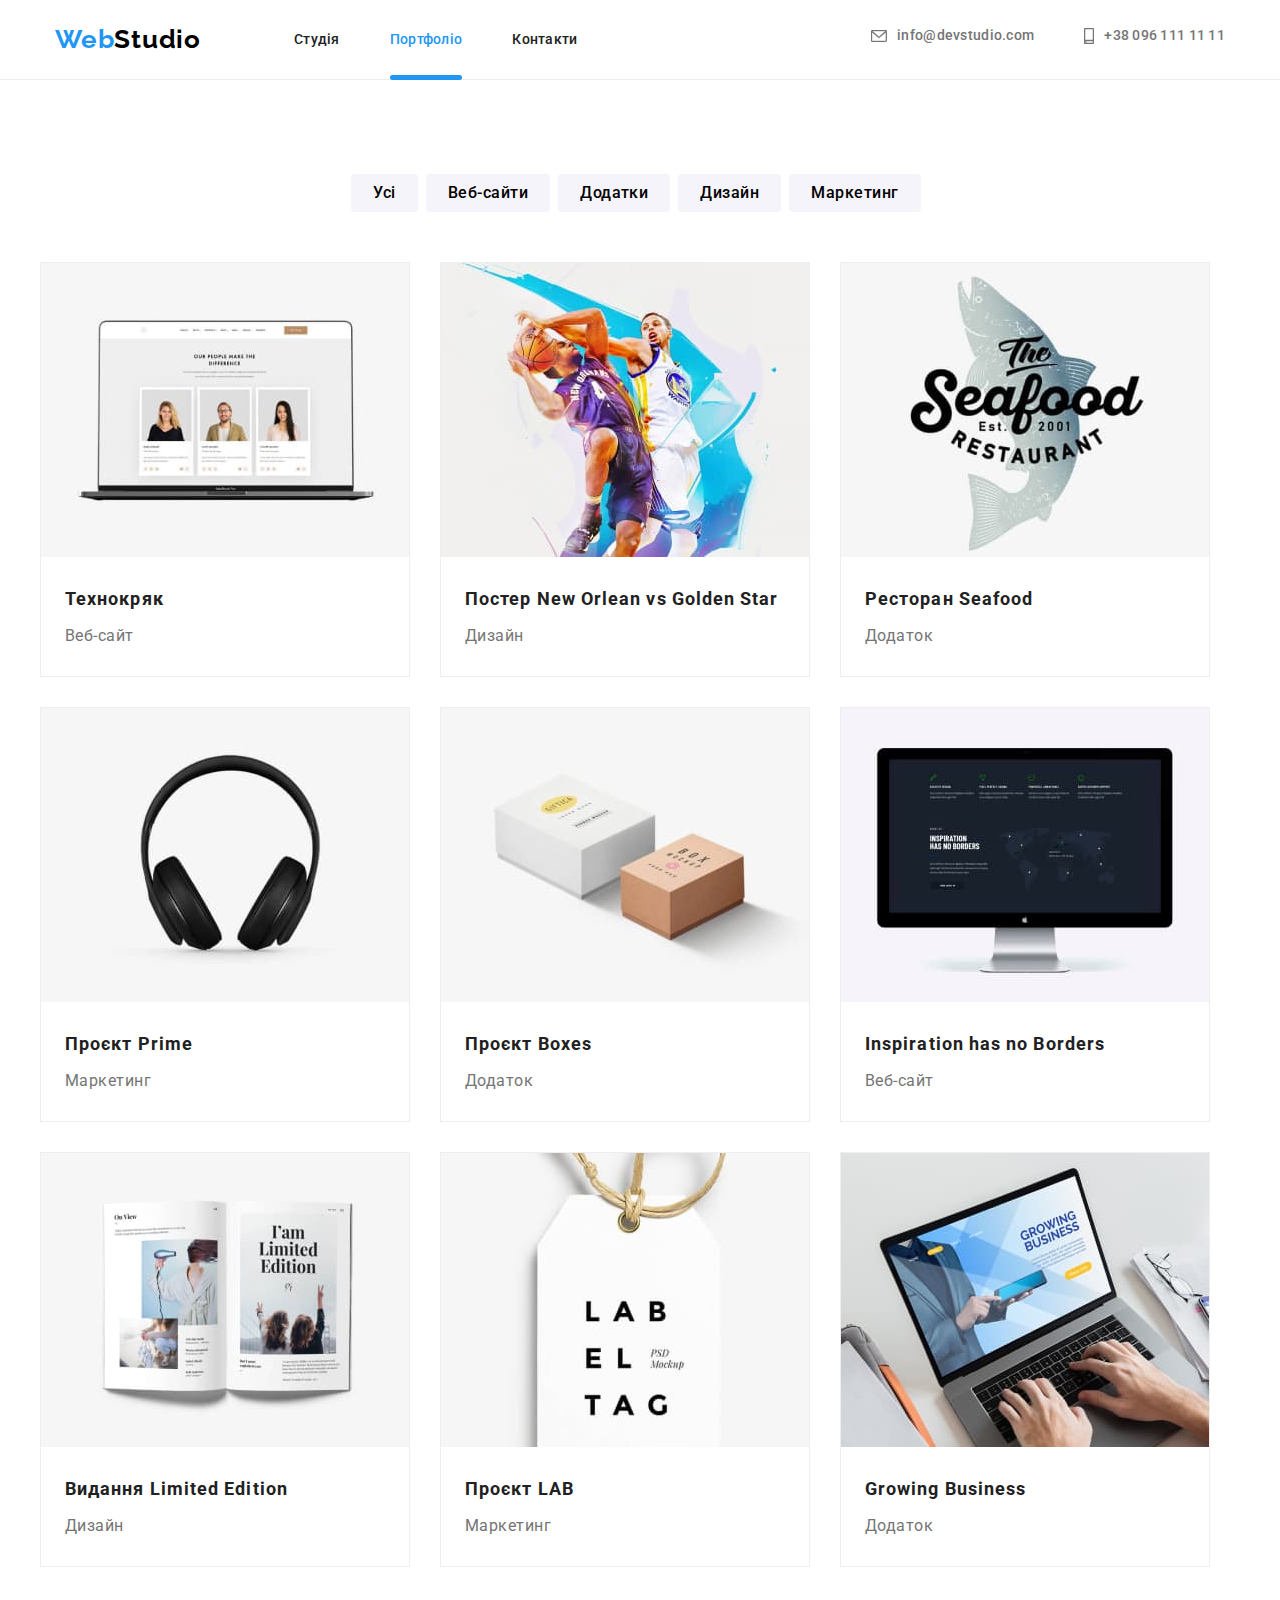
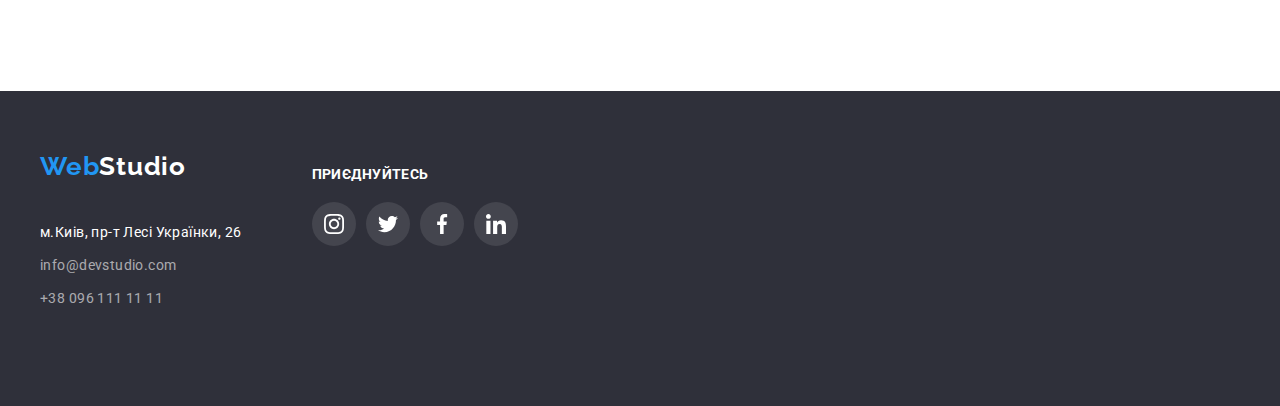
<file: portfolio.html>
<!DOCTYPE html>
<html lang="en">
<head>
  <link rel="preconnect" href="https://fonts.googleapis.com">
  <link rel="preconnect" href="https://fonts.gstatic.com" crossorigin>
  <link href="https://fonts.googleapis.com/css2?family=Raleway:wght@700&family=Roboto:ital,wght@0,400;0,500;0,900;1,700&display=swap" rel="stylesheet">
  <link rel="stylesheet" href="css/styles.css">
  <link rel="stylesheet" href="css/normalize.css">
  <meta charset="UTF-8">
  <meta http-equiv="X-UA-Compatible" content="IE=edge">
  <meta name="viewport" content="width=device-width, initial-scale=1.0">
  <title>Portfolio</title>
</head>
<body>
  <svg aria-hidden="true" style="position:absolute;width:0;height:0;overflow:hidden" xmlns="http://www.w3.org/2000/svg">
    <symbol id="icon-company4" viewBox="0 0 59 32"><path d="M19.529 12.905h-.001c-.834 0-1.51.601-1.51 1.342v.001c0 .741.676 1.342 1.51 1.342h.001c.834 0 1.51-.601 1.51-1.342v-.001c0-.741-.676-1.342-1.51-1.342zM30.677 12.476c-.002-1.03-.464-2.016-1.283-2.744s-1.929-1.138-3.088-1.141c-1.159.002-2.27.412-3.089 1.14s-1.281 1.715-1.283 2.745v5.678s8.742-.865 8.743-5.677v-.001zM14.957 20.017c.002.716.323 1.403.893 1.91s1.342.792 2.148.794c.806-.002 1.578-.288 2.148-.794s.891-1.193.893-1.909v-3.951s-6.083.603-6.083 3.95zm3.041.708c-.158 0-.311-.041-.442-.119s-.233-.188-.293-.318c-.06-.129-.076-.272-.045-.409s.107-.263.218-.362c.111-.099.253-.166.408-.194s.315-.013.46.04c.146.054.27.144.357.261s.134.253.134.393c0 .093-.02.186-.06.272s-.098.165-.172.23c-.074.066-.162.118-.259.154s-.201.054-.305.054v-.003zM24.145 20.335h-.587v.606h-.306v-1.484h.966v.248h-.66v.383h.587v.247zm1.47-.102c0 .146-.026.274-.077.384s-.126.195-.222.255-.206.09-.33.09c-.123 0-.233-.03-.329-.089s-.171-.143-.224-.253c-.053-.11-.08-.236-.081-.379v-.073c0-.146.026-.274.078-.385s.127-.197.223-.256c.096-.06.207-.09.33-.09s.233.03.329.09c.096.059.171.144.223.256s.079.239.079.384v.066zm-.31-.067c0-.156-.028-.274-.084-.355s-.135-.121-.238-.121c-.103 0-.182.04-.237.12s-.084.196-.085.351v.072c0 .151.028.269.084.353s.136.125.241.125c.103 0 .181-.04.236-.12s.083-.198.084-.353v-.072zm1.301.386c0-.058-.02-.102-.061-.133s-.114-.064-.22-.098c-.106-.035-.19-.069-.252-.102-.168-.091-.253-.214-.253-.368 0-.08.022-.151.067-.214s.11-.112.195-.148c.085-.035.18-.053.285-.053s.2.019.283.058c.083.038.147.092.193.162s.069.149.069.238h-.306c0-.068-.021-.121-.064-.158s-.103-.057-.18-.057c-.075 0-.133.016-.174.048s-.062.073-.062.124c0 .048.024.089.072.121s.121.063.215.092c.174.052.301.117.38.195s.119.174.119.289c0 .128-.049.229-.146.303s-.228.109-.392.109c-.114 0-.218-.021-.312-.062s-.165-.099-.215-.172c-.049-.073-.073-.157-.073-.253h.307c0 .164.098.246.293.246.073 0 .129-.015.17-.044s.061-.071.061-.124zm1.632-.847h-.454v1.236h-.306v-1.236h-.448v-.248h1.209v.248zm1.068.594h-.587v.397h.689v.246h-.995v-1.484h.993v.248h-.687v.354h.587v.239zm.83.099h-.244v.543h-.306v-1.484h.551c.175 0 .31.039.406.117s.143.189.143.331c0 .101-.022.186-.066.254s-.11.121-.199.161l.321.606v.014h-.328l-.278-.543zm-.243-.247h.247c.077 0 .136-.019.178-.058s.063-.093.063-.162c0-.07-.02-.125-.06-.165s-.1-.06-.182-.06h-.246v.445zm1.852.268v.523h-.306v-1.484h.579c.111 0 .209.02.294.061s.15.099.196.174c.045.075.068.16.068.256 0 .145-.05.26-.15.344s-.237.125-.413.125h-.268zm0-.248h.273c.081 0 .142-.019.184-.057s.064-.092.064-.163c0-.073-.021-.131-.064-.176s-.102-.068-.177-.069h-.28v.466zm1.934.128h-.587v.397h.689v.246h-.995v-1.484h.993v.248h-.687v.354h.587v.239zm1.419-.594h-.455v1.236h-.306v-1.236h-.448v-.248h1.209v.248zm1.068.594h-.587v.397h.689v.246h-.994v-1.484h.992v.248h-.687v.354h.587v.239zm.83.099h-.243v.543h-.306v-1.484h.551c.175 0 .31.039.406.117s.143.189.143.331c0 .101-.022.186-.066.254s-.11.121-.199.161l.321.606v.014h-.328l-.278-.543zm-.243-.247H37c.077 0 .136-.019.178-.058s.063-.093.063-.162c0-.07-.02-.125-.06-.165s-.1-.06-.182-.06h-.246v.445zm1.796.401c0-.058-.021-.102-.061-.133s-.114-.064-.22-.098c-.106-.035-.19-.069-.251-.102-.169-.091-.253-.214-.253-.368 0-.08.022-.151.067-.214s.111-.112.195-.148c.085-.035.18-.053.285-.053.106 0 .2.019.283.058s.147.092.192.162c.046.07.07.149.07.238h-.306c0-.068-.022-.121-.064-.158s-.103-.057-.18-.057c-.075 0-.133.016-.174.048s-.062.073-.062.124c0 .048.024.089.072.121s.121.063.215.092c.174.052.301.117.38.195s.119.174.119.289c0 .128-.049.229-.146.303s-.228.109-.392.109c-.114 0-.218-.021-.312-.062s-.165-.099-.215-.172c-.049-.073-.073-.157-.073-.253h.307c0 .164.098.246.294.246.073 0 .129-.015.17-.044s.061-.071.061-.124z"/></symbol><symbol id="icon-company1" viewBox="0 0 59 32"><path d="m24.348 8 2.438 2.308-4.524-.003v11.196h11.826V17.22l2.435 2.305V8H24.349zm9.632 8.949-6.911-6.543h6.911v6.543zm-2.146 2.914h-7.702v-7.53h.544v7.02h7.157v.51zm-5.883 3.128-.285.586-.285-.586h-.239l.415.781v.455h.216v-.455l.414-.781h-.238zm.357 1.236.1-.288h.479l.101.288h.224l-.468-1.236h-.193l-.467 1.236h.223zm.34-.974.179.513h-.358l.179-.513zm1.133.484c-.031.048-.047.1-.047.157 0 .104.037.189.11.254s.172.097.294.097.228-.033.316-.099l.07.082h.239l-.182-.215c.071-.097.107-.222.107-.374h-.179c0 .083-.017.159-.052.227l-.239-.282.084-.061c.059-.043.102-.086.128-.129s.039-.091.039-.143c0-.078-.029-.143-.087-.196s-.131-.08-.221-.08c-.1 0-.179.028-.238.085s-.088.133-.088.229c0 .04.009.081.028.123s.053.094.101.155c-.092.066-.153.123-.184.171zm.558.273c-.061.046-.126.07-.195.07-.062 0-.111-.018-.148-.053s-.055-.082-.055-.139c0-.066.034-.125.102-.177l.026-.019.27.318zm-.222-.548c-.058-.072-.087-.132-.087-.179 0-.041.012-.076.036-.103s.056-.041.096-.041c.037 0 .068.012.093.035s.037.05.037.082c0 .049-.018.089-.053.12l-.026.021-.094.065zm2.013.672c.085-.074.134-.177.146-.309h-.214c-.011.088-.038.151-.081.189s-.106.057-.19.057c-.092 0-.162-.035-.211-.105s-.071-.172-.071-.306v-.11c.001-.132.027-.232.076-.3s.122-.103.216-.103c.08 0 .141.02.183.059s.068.103.078.192h.214c-.014-.135-.062-.24-.145-.314s-.193-.111-.329-.111c-.101 0-.191.024-.268.072s-.136.117-.177.206c-.041.089-.062.192-.062.308v.115c.002.114.023.214.064.3s.099.153.173.2c.075.046.162.07.261.07.141 0 .254-.037.339-.11zm1.262-.173c.042-.092.063-.198.063-.319v-.069c-.001-.121-.022-.226-.065-.317s-.103-.161-.181-.209c-.078-.049-.167-.073-.267-.073s-.19.025-.268.074c-.078.049-.138.119-.181.211s-.064.199-.064.319v.07c.001.118.022.223.065.313s.104.161.182.21c.079.049.168.073.268.073.101 0 .191-.024.268-.073s.138-.119.18-.211zm-.23-.699c.052.073.078.178.078.315v.065c0 .139-.026.245-.077.318s-.124.109-.219.109c-.094 0-.168-.037-.221-.111s-.079-.179-.079-.315v-.071c.001-.133.028-.236.08-.308s.125-.11.218-.11c.095 0 .168.037.22.11z"/></symbol><symbol id="icon-company2" viewBox="0 0 59 32"><path d="M28.561 7.629h-.047c-.073-.004-.146-.006-.219-.008h-.158c-.138 0-.279.004-.419.011-.011-.001-.021-.001-.032 0-1.268.072-2.51.389-3.658.933l-.15.073v7.701l.352-.119c.309-.106.638-.202.978-.29.921-.236 1.866-.362 2.816-.374v1.012c-.126.001-.248.004-.37.011h-.029c-.731.04-1.457.151-2.166.333-.899.225-1.766.563-2.581 1.006V8.041c.846-.494 1.758-.864 2.707-1.101.834-.215 1.691-.326 2.552-.329h.149c.178.004.351.012.514.025.429.03.854.098 1.271.203v.996c-.405-.094-.817-.156-1.232-.186-.008-.001-.017-.001-.025-.002-.086-.007-.172-.015-.252-.015zm1.753 1.018c.221.017.45.025.681.025.905-.003 1.806-.119 2.683-.344.898-.226 1.765-.564 2.58-1.007v9.701c-.847.493-1.758.864-2.708 1.101-.834.214-1.691.325-2.552.328-.652.005-1.302-.071-1.936-.228V8.459c.15.034.304.066.46.093.257.043.528.075.792.095zm4.937.076-.352.119c-.324.109-.65.206-.978.293-.956.246-1.938.371-2.924.375-.23 0-.441-.006-.645-.019l-.281-.019v7.922l.241.021c.224.019.454.029.686.029.777-.003 1.55-.103 2.303-.298.62-.155 1.222-.372 1.799-.647l.151-.073V8.722zM23.561 21.291c-.051-.052-.112-.094-.179-.121s-.14-.04-.213-.037c-.077-.001-.154.013-.226.042-.066.026-.126.066-.176.116s-.088.111-.113.177c-.028.069-.041.144-.041.218v1.32c-.003.093.015.186.052.271.031.068.076.128.132.177.053.044.115.076.181.094.064.018.13.027.197.027.073.001.146-.015.213-.046.066-.029.126-.07.176-.122.049-.051.088-.111.115-.177.028-.067.043-.138.042-.21v-.148h-.345v.118c.001.04-.006.08-.02.118-.011.028-.028.053-.05.074-.021.017-.046.03-.072.038-.023.008-.048.012-.072.012-.031.004-.062-.001-.09-.014s-.053-.032-.071-.057c-.033-.053-.048-.115-.046-.177v-1.23c-.002-.068.012-.136.042-.197.018-.028.043-.05.073-.064s.063-.019.096-.015c.03-.001.059.005.086.018s.05.032.068.056c.039.051.059.113.057.177v.114h.341v-.134c.001-.079-.014-.157-.042-.231-.025-.069-.065-.132-.115-.186zM25.61 21.276c-.11-.093-.249-.144-.392-.145-.07 0-.14.013-.206.037-.067.024-.129.061-.182.108-.057.051-.103.114-.134.185-.035.081-.052.168-.05.256v1.266c-.002.089.015.177.05.259.031.068.077.128.134.177.053.049.115.087.182.111.066.024.136.037.206.037s.14-.013.206-.037c.069-.025.132-.063.187-.111s.099-.11.13-.177c.035-.082.053-.17.05-.259v-1.266c.002-.088-.015-.175-.05-.256-.031-.07-.075-.133-.13-.185zm-.161 1.706c.003.034-.002.068-.014.099s-.031.06-.055.084c-.046.038-.103.059-.162.059s-.117-.021-.162-.059c-.024-.023-.043-.052-.055-.084s-.017-.066-.014-.099v-1.266c-.003-.034.002-.068.014-.099s.031-.06.055-.084c.046-.038.103-.059.162-.059s.117.021.162.059c.024.023.043.052.055.084s.017.066.014.099v1.266zM28.302 23.548v-2.396h-.332l-.436 1.268h-.006l-.439-1.268h-.328v2.396h.342V22.09h.006l.335 1.03h.171l.338-1.03h.006v1.458h.342zM30.246 21.32c-.053-.059-.119-.104-.194-.131-.08-.026-.164-.039-.248-.037h-.509v2.396h.341v-.936h.176c.107.005.213-.018.308-.065.078-.043.142-.106.187-.183.039-.064.066-.135.078-.209.013-.09.02-.181.018-.272.003-.115-.008-.23-.033-.342-.023-.083-.066-.159-.126-.22zm-.176.73c-.001.043-.012.086-.032.125-.02.037-.05.066-.088.084-.051.023-.106.033-.161.03h-.156v-.815h.176c.053-.003.106.008.154.03.035.02.063.051.08.088.019.042.029.087.03.134v.159c0 .056.003.113 0 .165h-.003zM31.864 21.152h-.28l-.528 2.396h.341l.1-.515h.465l.1.515h.341l-.541-2.396zm-.315 1.554.168-.869h.006l.167.869h-.341zM34.069 22.595h-.006l-.516-1.443h-.328v2.396h.341v-1.441h.007l.522 1.441h.321v-2.396h-.341v1.443zM36.156 21.152l-.275.953h-.007l-.274-.953h-.362l.469 1.383v1.013h.342v-1.013l.469-1.383h-.361zM22.609 24.224h.165v.462h.112v-.462h.164v-.095h-.44v.095zM23.992 24.13l-.216.556h.119l.046-.126h.222l.047.126h.121l-.221-.556h-.119zm-.018.336.076-.206.076.206h-.151zM25.359 24.481h.128v.072c-.038.03-.084.047-.132.047-.022.001-.045-.003-.065-.012s-.039-.023-.053-.041c-.029-.042-.044-.093-.041-.145 0-.124.054-.186.16-.186.028-.003.056.005.079.021s.04.04.047.068l.11-.021c-.024-.109-.102-.164-.236-.164-.072-.002-.141.024-.194.072-.028.028-.05.061-.064.098s-.019.077-.017.116c-.003.076.022.151.071.209.027.028.06.05.097.064s.076.02.114.017c.087.002.172-.029.236-.088v-.219h-.241v.094zM26.756 24.13h-.113v.556h.39v-.095h-.277v-.462zM27.937 24.13h-.113v.556h.113v-.556zM29.091 24.501l-.228-.372h-.109v.556h.105v-.363l.224.363h.112v-.556h-.103v.372zM30.135 24.441h.277v-.095h-.277v-.122h.298v-.095h-.411v.556h.422v-.095h-.31v-.15zM32.665 24.349h-.219v-.219h-.112v.556h.112v-.243h.219v.243h.112v-.556h-.112v.219zM33.715 24.441h.278v-.095h-.278v-.122h.299v-.095h-.411v.556h.421v-.095h-.31v-.15zM35.138 24.441c.097-.015.146-.066.146-.155.003-.024-.001-.048-.01-.069s-.025-.041-.044-.054c-.05-.025-.106-.037-.163-.033h-.236v.556h.112v-.233h.022c.024-.001.048.003.07.012.016.01.03.024.04.041l.121.177h.134l-.068-.109c-.03-.054-.072-.099-.123-.134zm-.112-.077h-.082v-.14h.088c.038-.003.077.001.113.013.008.007.015.016.019.026s.006.021.006.032-.003.021-.008.031-.013.018-.021.024c-.037.011-.075.016-.114.013zM36.212 24.441h.277v-.095h-.277v-.122h.299v-.095h-.412v.556h.422v-.095h-.31v-.15z"/></symbol><symbol id="icon-company3" viewBox="0 0 59 32"><path d="M23.793 22.644c.006 0 .011.001.016.003s.01.005.013.008l.076.073c-.059.059-.132.106-.213.138-.096.035-.199.052-.302.049-.098.002-.194-.014-.285-.046-.081-.03-.154-.074-.214-.13-.061-.058-.108-.127-.138-.201-.033-.083-.05-.17-.048-.258-.001-.088.016-.176.052-.259.033-.075.083-.143.147-.201.065-.057.142-.101.228-.131.093-.031.193-.047.293-.046.093-.002.186.012.272.042.075.028.144.068.204.116l-.064.077c-.004.005-.01.01-.016.014-.008.004-.017.006-.026.006s-.019-.003-.027-.008l-.034-.021-.047-.026c-.02-.01-.042-.018-.064-.026-.028-.009-.057-.016-.086-.021-.037-.006-.075-.009-.113-.008-.072-.001-.144.011-.211.035-.062.022-.119.055-.165.097-.047.045-.084.098-.107.155-.027.066-.04.135-.039.204-.001.071.012.141.039.208.023.057.059.109.105.154.043.042.097.075.157.096.062.022.128.034.195.033.039.001.077-.002.116-.007.063-.007.123-.026.175-.055.027-.015.052-.032.075-.051.01-.008.023-.013.036-.013zM25.984 22.28c.001.087-.016.174-.051.256-.031.074-.08.142-.143.199s-.14.101-.224.131c-.186.062-.391.062-.577 0-.084-.03-.16-.074-.223-.131-.063-.058-.112-.126-.144-.201-.068-.166-.068-.347 0-.513.032-.075.081-.143.144-.202.064-.055.139-.098.223-.126.185-.063.391-.063.577 0 .084.03.16.074.224.131s.111.125.143.199c.035.082.052.17.051.258zm-.199 0c.002-.07-.011-.14-.036-.206-.021-.057-.056-.109-.102-.154-.044-.042-.099-.076-.16-.097-.135-.045-.284-.045-.419 0-.061.022-.116.055-.16.097-.046.044-.081.097-.102.154-.048.134-.048.278 0 .412.021.057.056.11.102.154.045.042.099.075.16.096.135.044.284.044.419 0 .061-.021.116-.054.16-.096.046-.045.08-.097.102-.154.025-.066.038-.136.036-.206zM27.479 22.496l.02.046c.008-.017.014-.031.022-.046s.015-.031.025-.045l.485-.765c.009-.013.018-.021.027-.024.013-.003.026-.005.04-.004h.143v1.245h-.17V21.949c0-.014-.001-.029 0-.043l-.487.776c-.006.012-.016.021-.029.028s-.027.01-.042.01h-.027c-.015 0-.029-.003-.042-.01s-.022-.017-.028-.028l-.502-.781v.999h-.164v-1.242h.143c.013-.001.027.001.04.004.012.005.021.014.027.024l.495.766c.01.014.018.029.025.044zM29.302 22.434v.466h-.19v-1.243h.423c.08-.001.159.008.236.027.061.015.118.042.167.077.042.034.075.075.095.122.022.051.033.105.032.159.001.055-.011.109-.035.159-.023.048-.058.09-.102.124-.049.037-.106.066-.168.082-.074.021-.151.03-.229.029l-.23-.003zm0-.134h.23c.05.001.099-.006.147-.019.039-.011.075-.03.106-.054.029-.023.051-.051.064-.082.016-.033.023-.069.023-.105.002-.035-.004-.069-.019-.101s-.037-.061-.066-.085c-.072-.049-.163-.073-.255-.067h-.23v.512zM31.851 22.902h-.15c-.015 0-.03-.004-.042-.012-.011-.008-.019-.018-.025-.029l-.129-.301h-.648l-.134.301c-.005.011-.013.021-.024.028-.012.008-.027.013-.043.012h-.15l.569-1.245h.197l.577 1.245zm-.938-.463h.535l-.226-.507c-.017-.038-.031-.077-.043-.117l-.022.065c-.007.02-.014.038-.021.053l-.224.506zM32.671 21.662c.011.005.021.013.028.022l.83.939v-.967h.17v1.245h-.095c-.014 0-.027-.002-.039-.007s-.022-.014-.03-.023l-.829-.938c.001.014.001.029 0 .043s0 .026 0 .038v.887h-.17v-1.245h.101c.012 0 .023.002.034.006zM35.097 22.407v.494h-.19v-.494l-.525-.75h.17c.015-.001.029.003.041.011.01.008.019.017.026.028l.328.484c.013.021.025.04.034.058s.017.035.024.053l.024-.054c.009-.02.02-.039.032-.057l.323-.487c.007-.01.015-.019.025-.026.011-.009.026-.013.041-.012h.171l-.525.753zM27.385 19.567c.082.009.166.017.25.023 1.28-.497 2.362-1.311 3.112-2.34s1.134-2.227 1.105-3.445l-1.41-1.225c.287 1.296.153 2.637-.387 3.871s-1.464 2.313-2.67 3.117z"/><path d="m26.881 19.51.038.007c1.288-.801 2.271-1.919 2.82-3.209s.64-2.695.261-4.031l-2.009-1.745c.812 1.434 1.139 3.04.943 4.629s-.908 3.098-2.053 4.35zM33.693 15.244c-.341 1.338-1.17 2.545-2.363 3.441-.349.263-.724.498-1.123.7.972-.248 1.865-.687 2.61-1.282s1.324-1.332 1.69-2.152l-.815-.707z"/><path d="m33.374 15.047-1.16-1.008c-.022 1.149-.398 2.272-1.089 3.252s-1.671 1.781-2.838 2.321h.006c.26 0 .52-.014.779-.04 1.091-.387 2.055-1.003 2.806-1.792s1.265-1.728 1.497-2.732zM27.049 9.795l-1.384-1.204c-1.237.415-2.301 1.145-3.052 2.095s-1.156 2.074-1.159 3.226c.005 1.273.498 2.508 1.401 3.511s2.166 1.714 3.588 2.022c1.269-1.343 2.012-3.003 2.121-4.739s-.422-3.456-1.515-4.911zM36.57 14.862c-.005-1.51-.698-2.958-1.927-4.026s-2.895-1.67-4.633-1.674c-.803-.001-1.6.128-2.349.38l8.471 7.36c.29-.651.439-1.342.438-2.04z"/></symbol><symbol id="icon-company5" viewBox="0 0 59 32"><path d="M20.437 21.125c.085.096.13.216.128.34.004.081-.011.161-.045.235s-.086.141-.152.194c-.165.114-.369.169-.575.157h-1.01v-2.154h.989c.195-.012.389.039.548.143.064.049.114.111.148.181s.048.146.044.222c.006.119-.035.236-.115.329-.077.086-.183.145-.301.168.134.022.255.088.341.184zm-1.184-.325h.423c.096.006.192-.019.269-.072.032-.026.056-.059.072-.096s.022-.076.019-.115c.003-.039-.003-.078-.019-.114s-.04-.069-.071-.096c-.08-.054-.178-.08-.277-.073h-.416v.565zm.733.826c.034-.027.061-.061.078-.099s.025-.079.022-.12c.003-.042-.005-.083-.023-.121s-.045-.072-.079-.1c-.083-.056-.184-.084-.287-.078h-.444v.592h.449c.101.005.201-.021.284-.075zM22.459 22.051l-.55-.842h-.207v.842h-.473v-2.154h.896c.226-.014.449.051.624.183.125.117.201.271.213.434s-.04.325-.146.457c-.111.116-.262.193-.427.219l.586.861h-.515zm-.757-1.135h.387c.269 0 .403-.109.403-.326.003-.044-.005-.089-.022-.131s-.043-.08-.077-.111c-.085-.065-.194-.096-.305-.087h-.392l.005.655zM25.047 21.618h-.943l-.167.433h-.496l.866-2.129h.537l.863 2.129h-.496l-.163-.433zm-.126-.327-.345-.909-.345.909h.689zM28.286 22.051h-.47l-1.054-1.464v1.464h-.469v-2.154h.469l1.054 1.473v-1.473h.47v2.154zM30.968 21.536c-.097.163-.245.295-.425.38-.205.095-.432.141-.661.136h-.837v-2.154h.837c.229-.005.455.04.661.133.18.083.328.214.425.376.097.175.147.369.147.565s-.05.39-.147.565zm-.538-.052c.134-.143.208-.325.208-.514s-.074-.371-.208-.514c-.162-.13-.374-.195-.588-.183h-.326v1.394h.326c.215.012.426-.053.588-.183zM25.341 7.919s6.066 2.097 5.937 5.131v5.132s-6.061-2.098-5.935-5.132l-.002-5.131zM36.682 16.98c1.146-.722 2.471-1.169 3.854-1.3v-1.607c-1.594.562-2.946 1.582-3.854 2.907z"/><path d="M35.994 17.464c.937-1.729 2.563-3.063 4.542-3.727V9.108s-8.638 2.987-8.456 7.308v7.306s.385-.134.99-.384c0-.234 0-.469.028-.706.179-2.006 1.22-3.865 2.896-5.168z"/><path d="M35.172 20.178c.045-.507.146-1.008.302-1.496-1.043 1.125-1.675 2.522-1.806 3.993-.013.139-.02.278-.023.421.491-.216 1.062-.485 1.661-.802-.153-.696-.198-1.408-.134-2.116zM35.515 20.205c-.057.64-.022 1.284.107 1.916 2.36-1.293 5.012-3.291 4.91-5.705v-.21c-1.686.173-3.264.848-4.49 1.921-.287.665-.464 1.366-.526 2.079z"/></symbol><symbol id="icon-company6" viewBox="0 0 59 32"><path d="M29.713 15.098c-.154-.205-.228-.448-.21-.692v-1.003c0-.307.07-.541.209-.701s.379-.239.718-.239c.319 0 .546.068.679.204.146.174.217.386.201.6v.236h-.571v-.239c.002-.078-.003-.156-.017-.234-.008-.053-.037-.102-.082-.139-.059-.04-.132-.059-.207-.054-.078-.005-.156.015-.217.057-.05.041-.083.095-.095.153-.016.082-.024.165-.022.248v1.217c-.009.117.016.235.073.342.028.036.068.065.114.083s.097.025.147.019c.073.005.146-.015.202-.055.047-.04.076-.092.085-.148.013-.081.019-.162.018-.244v-.247h.571v.225c.016.223-.053.445-.197.63-.131.149-.355.223-.683.223s-.577-.08-.717-.245zM32.089 15.109c-.144-.156-.216-.384-.216-.685v-1.055c0-.298.072-.523.216-.676s.385-.229.723-.229c.336 0 .575.076.72.229s.217.379.217.676v1.055c0 .298-.073.526-.22.684s-.385.236-.717.236c-.332 0-.578-.08-.723-.235zm.989-.253c.052-.098.075-.205.069-.312v-1.292c.007-.105-.017-.21-.067-.306-.029-.037-.069-.066-.117-.084s-.099-.024-.151-.018c-.051-.006-.103 0-.151.018s-.088.047-.117.084c-.052.095-.075.201-.069.306v1.298c-.007.107.016.215.069.312.033.033.074.059.12.077s.096.027.147.027c.051 0 .101-.009.147-.027s.087-.044.12-.077v-.006zM34.436 12.495h.614l.462 1.946.473-1.946h.598l.061 2.809h-.442l-.047-1.952-.456 1.952h-.354l-.473-1.96-.044 1.96h-.447l.056-2.809zM37.332 12.495h.957c.551 0 .827.266.827.798 0 .509-.29.764-.871.763h-.326v1.249h-.591l.003-2.809zm.818 1.201c.058.006.118.002.174-.014s.107-.041.151-.075c.068-.095.098-.206.085-.317.003-.086-.007-.171-.029-.255-.008-.028-.023-.054-.043-.077s-.046-.042-.074-.057c-.082-.034-.173-.049-.264-.045h-.229v.839h.229zM39.968 12.495h.635l.651 2.809h-.551l-.129-.648h-.566l-.133.648h-.559l.651-2.809zm.543 1.836-.221-1.179-.221 1.179h.442zM41.78 12.495h.414l.792 1.603v-1.603h.49v2.809h-.393l-.797-1.673v1.673h-.507l.001-2.809zM44.624 14.233l-.658-1.734h.554l.402 1.114.377-1.114h.543l-.65 1.734v1.071h-.567v-1.071zM30.625 16.533v.147h-.482v1.142h-.202V16.68h-.484v-.147h1.169zM32.137 17.821h-.156c-.016.001-.031-.003-.044-.012-.012-.007-.021-.018-.026-.03l-.139-.306h-.669l-.139.306c-.004.013-.011.025-.021.035-.012.009-.028.013-.044.012h-.156l.591-1.288h.206l.598 1.283zm-.979-.478h.558l-.236-.524c-.017-.04-.032-.08-.044-.121-.008.024-.015.048-.022.068l-.021.054-.234.523zM33.155 17.695c.037.002.074.002.111 0 .032-.003.064-.008.095-.015.029-.006.057-.014.085-.023.026-.009.052-.02.079-.032v-.29h-.236c-.006 0-.012 0-.017-.002s-.011-.004-.015-.008c-.004-.003-.007-.006-.009-.011s-.003-.008-.003-.013v-.099h.458v.494c-.037.023-.077.044-.118.061s-.086.033-.131.044c-.048.012-.098.021-.148.027-.057.006-.115.008-.172.008-.102.001-.203-.015-.298-.048-.088-.031-.169-.077-.236-.135-.066-.059-.118-.128-.152-.204-.037-.085-.056-.176-.054-.267-.001-.092.017-.183.053-.269.034-.076.086-.146.152-.204s.148-.103.236-.134c.101-.033.209-.049.317-.048.055 0 .11.004.164.011.048.007.095.018.141.033.041.013.081.03.118.051s.071.043.103.067l-.057.08c-.004.007-.011.013-.019.018s-.017.007-.027.007c-.013 0-.026-.004-.037-.01-.018-.008-.037-.018-.058-.031-.025-.014-.052-.025-.079-.035-.035-.012-.072-.022-.109-.029-.05-.008-.1-.012-.15-.011-.078-.001-.155.011-.228.036-.066.023-.125.058-.174.102-.049.046-.086.101-.11.16-.053.14-.053.29 0 .43.026.061.066.116.118.162.048.044.107.079.173.102.075.022.155.031.234.026zM35.039 17.674h.645v.147h-.842v-1.288h.202l-.005 1.142zM36.355 17.821h-.202v-1.288h.202v1.288zM37.106 16.539c.012.006.023.014.031.023l.864.971c-.001-.015-.001-.031 0-.046V16.527h.176v1.294h-.102c-.015.001-.03-.001-.044-.007-.012-.006-.023-.015-.032-.024l-.863-.97v1.002h-.169v-1.289h.105c.011 0 .023.002.033.006zM39.665 16.533v.142h-.716v.425h.58v.137h-.58v.44h.716v.142h-.924v-1.285h.924zM18.491 8.576l8.972 2.199v7.707l-8.972-2.198V8.576zm-.575-.657v8.739l10.122 2.482v-8.738L17.916 7.919z"/><path d="m23.34 23.197-10.123-2.484v-8.739l10.123 2.483v8.74z"/><path d="m18.083 8.477 8.855 2.172-3.766 3.252-8.856-2.173 3.767-3.251zm-.167-.558-4.698 4.056 10.123 2.483 4.697-4.056-10.122-2.483zM23.91 22.706l4.127-3.564-4.127-1.013v4.577z"/></symbol><symbol id="icon-mail" viewBox="0 0 43 32"><path d="M38.667 0H4C1.794 0 0 1.794 0 4v24c0 2.206 1.794 4 4 4h34.667c2.206 0 4-1.794 4-4V4c0-2.206-1.794-4-4-4zm0 2.667c.181 0 .353.038.511.103L21.334 18.236 3.49 2.77c.158-.066.33-.103.511-.103h34.667zm0 26.666H4c-.736 0-1.333-.598-1.333-1.333V5.587L20.46 21.008c.251.217.563.326.874.326s.622-.108.874-.326L40.001 5.587V28c0 .736-.598 1.333-1.333 1.333z"/></symbol><symbol id="icon-smartphone" viewBox="0 0 20 32"><path d="M17 0H3C1.346 0 0 1.346 0 3v26c0 1.654 1.346 3 3 3h14c1.654 0 3-1.346 3-3V3c0-1.654-1.346-3-3-3zM3 2h14c.552 0 1 .448 1 1v21H2V3c0-.552.448-1 1-1zm14 28H3c-.552 0-1-.448-1-1v-3h16v3c0 .552-.448 1-1 1z"/><path d="M4.707 27.478c.391.365.391.956 0 1.321s-1.024.365-1.414 0c-.391-.365-.391-.956 0-1.321s1.024-.365 1.414 0z"/></symbol><symbol id="icon-linkedin" viewBox="0 0 32 32"><path d="M31.992 32v-.001H32V20.263c0-5.741-1.236-10.164-7.948-10.164-3.227 0-5.392 1.771-6.276 3.449h-.093v-2.913h-6.364v21.364h6.627V21.42c0-2.785.528-5.479 3.977-5.479 3.399 0 3.449 3.179 3.449 5.657v10.401h6.62zM.528 10.636h6.635V32H.528V10.636zM3.843 0C1.722 0 0 1.721 0 3.843s1.721 3.879 3.843 3.879c2.121 0 3.843-1.757 3.843-3.879C7.685 1.722 5.963 0 3.843 0z"/></symbol><symbol id="icon-insta" viewBox=" 0 0 32 32"><path d="M31.969 9.408c-.075-1.7-.35-2.869-.744-3.882-.406-1.075-1.032-2.038-1.851-2.838-.8-.813-1.769-1.444-2.832-1.844C25.523.45 24.36.175 22.66.1 20.947.019 20.403 0 16.059 0s-4.888.019-6.595.094c-1.7.075-2.869.35-3.882.744-1.075.406-2.038 1.031-2.838 1.85C1.931 3.488 1.3 4.457.9 5.52.506 6.539.231 7.702.156 9.402c-.081 1.713-.1 2.257-.1 6.601s.019 4.888.094 6.595c.075 1.7.35 2.869.744 3.882.406 1.075 1.038 2.038 1.85 2.838.8.813 1.769 1.444 2.832 1.844 1.019.394 2.182.669 3.882.744 1.706.075 2.25.094 6.595.094s4.888-.019 6.595-.094c1.7-.075 2.869-.35 3.882-.744 2.151-.832 3.851-2.532 4.682-4.682.394-1.019.669-2.182.744-3.882.075-1.707.094-2.251.094-6.595s-.006-4.888-.081-6.595zm-2.882 13.065c-.069 1.563-.331 2.407-.55 2.969-.538 1.394-1.644 2.5-3.038 3.038-.563.219-1.413.481-2.969.55-1.688.075-2.194.094-6.464.094s-4.782-.019-6.464-.094c-1.563-.069-2.407-.331-2.969-.55-.694-.256-1.325-.663-1.838-1.194-.531-.519-.938-1.144-1.194-1.838-.219-.563-.481-1.413-.55-2.969-.075-1.688-.094-2.194-.094-6.464s.019-4.782.094-6.464c.069-1.563.331-2.407.55-2.969.256-.694.663-1.325 1.2-1.838.519-.531 1.144-.938 1.838-1.194.563-.219 1.413-.481 2.969-.55 1.688-.075 2.194-.094 6.464-.094 4.276 0 4.782.019 6.464.094 1.563.069 2.407.331 2.969.55.694.256 1.325.662 1.838 1.194.531.519.938 1.144 1.194 1.838.219.563.481 1.413.55 2.969.075 1.688.094 2.194.094 6.464s-.019 4.77-.094 6.458z"/><path d="M16.059 7.783c-4.538 0-8.22 3.682-8.22 8.22s3.682 8.22 8.22 8.22c4.539 0 8.22-3.682 8.22-8.22s-3.682-8.22-8.22-8.22zm0 13.552c-2.944 0-5.332-2.388-5.332-5.332s2.388-5.332 5.332-5.332 5.332 2.388 5.332 5.332-2.388 5.332-5.332 5.332zM26.524 7.458c0 1.06-.859 1.919-1.919 1.919s-1.919-.859-1.919-1.919.859-1.919 1.919-1.919 1.919.859 1.919 1.919z"/></symbol><symbol id="icon-facebook" viewBox=" 0 0 32 32"><path d="M21.329 5.313h2.921V.225C23.746.156 22.013 0 19.994 0c-4.212 0-7.097 2.649-7.097 7.519V12H8.249v5.688h4.648V32h5.699V17.689h4.46l.708-5.688h-5.169V8.082c.001-1.644.444-2.769 2.735-2.769z"/></symbol><symbol id="icon-twitter" viewBox="0 0 32 32"><path d="M32 6.078c-1.19.522-2.458.868-3.78 1.036 1.36-.812 2.398-2.088 2.886-3.626-1.268.756-2.668 1.29-4.16 1.588C25.742 3.794 24.026 3 22.154 3c-3.632 0-6.556 2.948-6.556 6.562 0 .52.044 1.02.152 1.496-5.454-.266-10.28-2.88-13.522-6.862-.566.982-.898 2.106-.898 3.316 0 2.272 1.17 4.286 2.914 5.452-1.054-.02-2.088-.326-2.964-.808v.072c0 3.188 2.274 5.836 5.256 6.446-.534.146-1.116.216-1.72.216-.42 0-.844-.024-1.242-.112.85 2.598 3.262 4.508 6.13 4.57-2.232 1.746-5.066 2.798-8.134 2.798-.538 0-1.054-.024-1.57-.09C2.906 27.93 6.35 29 10.064 29c12.072 0 18.672-10 18.672-18.668 0-.29-.01-.57-.024-.848C30.014 8.56 31.108 7.406 32 6.078z"/></symbol><symbol id="icon-diagram" viewBox="0 0 72 32"><path fill="#f5f4fa" style="fill:var(--color2, #f5f4fa)" d="M1.067 0h69.867c.589 0 1.067.478 1.067 1.067v29.867c0 .589-.478 1.067-1.067 1.067H1.067C.478 32.001 0 31.523 0 30.934V1.067C0 .478.478 0 1.067 0z"/><path fill="#2196f3" style="fill:var(--color4, #2196f3)" d="M35.373 15.396h.622v2.799h-.622v-2.799zM37.861 16.64h.622v1.555h-.622V16.64zM32.886 17.573h.622v.622h-.622v-.622zM31.02 17.262h.622v.933h-.622v-.933z"/><path fill="#212121" style="fill:var(--color3, #212121)" d="M27.599 23.17h14.926c.515 0 .933-.418.933-.933v-1.244c0-.515-.418-.933-.933-.933h-.311v-7.754l1.766-1.673c.41.202.906.079 1.174-.291s.231-.88-.089-1.207-.829-.375-1.205-.115c-.376.26-.51.754-.317 1.168l-1.331 1.262v-.717c0-.515-.418-.933-.933-.933H28.841c-.515 0-.933.418-.933.933v9.328h-.311c-.515 0-.933.418-.933.933v1.244c0 .515.418.933.933.933zM44.391 9.488c.172 0 .311.139.311.311s-.139.311-.311.311-.311-.139-.311-.311.139-.311.311-.311zm-15.859 1.244c0-.172.139-.311.311-.311h12.438c.172 0 .311.139.311.311v1.306l-.622.591v-1.275c0-.172-.139-.311-.311-.311H29.465c-.172 0-.311.139-.311.311v7.774c0 .172.139.311.311.311h11.194c.171 0 .311-.139.311-.311v-5.643l.622-.589v7.165h-13.06v-9.328zm2.799 4.042c-.421-.001-.79.279-.902.685s.061.836.423 1.05c.362.215.822.161 1.125-.132l1.081.542c.126.063.278.033.371-.072l2.298-2.585 2.259 1.692c.121.091.29.081.4-.023l1.963-1.859v4.743H29.777v-7.152h10.572v1.552l-2.2 2.083-2.278-1.707c-.129-.097-.311-.079-.419.042l-2.329 2.621-.871-.435c.006-.037.01-.075.012-.113 0-.515-.418-.933-.933-.933zm.311.933c0 .172-.139.311-.311.311s-.311-.139-.311-.311.139-.311.311-.311.311.139.311.311zm1.865 4.975h3.11v.311c0 .172-.139.311-.311.311h-2.488c-.172 0-.311-.139-.311-.311v-.311zm-6.218.311c0-.172.139-.311.311-.311h5.286v.311c0 .515.418.933.933.933h2.488c.515 0 .933-.418.933-.933v-.311h5.286c.172 0 .311.139.311.311v1.244c0 .172-.139.311-.311.311H27.6c-.172 0-.311-.139-.311-.311v-1.244z"/></symbol><symbol id="icon-clock" viewBox="0 0 72 32"><path fill="#f5f4fa" style="fill:var(--color2, #f5f4fa)" d="M1.067 0h69.867c.589 0 1.067.478 1.067 1.067v29.867c0 .589-.478 1.067-1.067 1.067H1.067C.478 32.001 0 31.523 0 30.934V1.067C0 .478.478 0 1.067 0z"/><path fill="#212121" style="fill:var(--color3, #212121)" d="M44.923 15.592c-.001-4.931-3.999-8.927-8.93-8.926s-8.927 3.999-8.926 8.93c.001 3.884 2.512 7.321 6.212 8.503.035.011.072.017.109.017.07 0 .139-.019.2-.055.079-.047.138-.121.165-.208l2.255-7.146c.616-.003 1.113-.505 1.11-1.122s-.505-1.113-1.122-1.11c-.166.001-.329.039-.478.112l-2.978-2.979c-.148-.143-.383-.139-.526.009-.139.144-.139.373 0 .517l2.977 2.98c-.228.466-.098 1.029.313 1.347l-2.148 6.809c-4.245-1.564-6.419-6.273-4.855-10.518s6.273-6.419 10.519-4.855c4.245 1.564 6.419 6.273 4.855 10.518-.764 2.074-2.334 3.752-4.353 4.651l-.232-1.093c-.042-.201-.24-.329-.441-.287-.063.014-.122.043-.171.086L36.24 23.77c-.154.137-.167.372-.031.525.045.05.102.087.165.107l2.858.912c.195.063.405-.045.468-.24.02-.062.023-.128.01-.191l-.228-1.073c3.304-1.393 5.449-4.633 5.442-8.219zm-8.928-.372c.205 0 .372.167.372.372s-.167.372-.372.372c-.206 0-.372-.166-.372-.372s.166-.372.372-.372zm1.226 8.671 1.274-1.136.352 1.657-1.626-.52z"/><path fill="#2196f3" style="fill:var(--color4, #2196f3)" d="M35.623 8.525v.744c0 .206.166.372.372.372s.372-.166.372-.372v-.744c0-.205-.167-.372-.372-.372s-.372.167-.372.372zM28.928 15.22c-.206 0-.372.167-.372.372s.166.372.372.372h.744c.205 0 .372-.166.372-.372s-.167-.372-.372-.372h-.744zM43.063 15.964c.205 0 .372-.166.372-.372s-.167-.372-.372-.372h-.744c-.205 0-.372.167-.372.372s.167.372.372.372h.744z"/></symbol><symbol id="icon-astronaut" viewBox="0 0 72 32"><path fill="#f5f4fa" style="fill:var(--color2, #f5f4fa)" d="M1.067 0h69.867c.589 0 1.067.478 1.067 1.067v29.867c0 .589-.478 1.067-1.067 1.067H1.067C.478 32.001 0 31.523 0 30.934V1.067C0 .478.478 0 1.067 0z"/><path fill="#2196f3" style="fill:var(--color4, #2196f3)" d="M45.318 9.306c-.037-.112-.134-.194-.251-.212l-1.114-.162-.499-1.01c-.105-.213-.453-.213-.558 0l-.499 1.01-1.115.162c-.117.017-.214.099-.251.212s-.006.236.079.319l.807.786-.19 1.11c-.02.117.028.235.123.304.097.07.223.079.328.024l.997-.524.997.524c.046.024.095.036.145.036.064 0 .129-.02.183-.059.096-.07.144-.188.123-.304l-.19-1.11.807-.786c.085-.083.115-.206.079-.319zm-1.436.774c-.073.071-.107.175-.089.275l.111.65-.583-.307c-.045-.024-.095-.036-.145-.036s-.099.012-.145.036l-.583.307.111-.65c.018-.101-.016-.204-.089-.275l-.473-.46.653-.095c.101-.015.189-.078.234-.17l.292-.591.292.591c.046.092.133.156.234.17l.653.095-.472.46zM41.911 18.638h-.622v.622h.622v-.622zM41.911 19.882h-.622v.622h.622v-.622zM42.533 19.26h-.622v.622h.622v-.622zM41.289 19.26h-.622v.622h.622v-.622zM39.733 22.06h-.622v.622h.622v-.622zM39.733 23.305h-.622v.622h.622v-.622zM40.356 22.682h-.622v.622h.622v-.622zM39.111 22.682h-.622v.622h.622v-.622zM36 20.816h-.622v.622H36v-.622zM36 22.06h-.622v.622H36v-.622zM36.622 21.438H36v.622h.622v-.622zM35.378 21.438h-.622v.622h.622v-.622zM30.089 10.238h-.622v.622h.622v-.622zM30.089 11.482h-.622v.622h.622v-.622zM30.711 10.86h-.622v.622h.622v-.622zM29.467 10.86h-.622v.622h.622v-.622z"/><path fill="#212121" style="fill:var(--color3, #212121)" d="M41.084 14.926c-.168-.226-.414-.372-.693-.411-.281-.04-.558.034-.782.205l-.73.56-1.107.827-.792-.316c1.413-.634 2.4-2.046 2.4-3.687 0-2.23-1.822-4.044-4.061-4.044s-4.061 1.814-4.061 4.044c0 .808.242 1.56.653 2.192l-1.612-.014h-.003c-.005 0-.009.002-.014.003-.031.001-.061.007-.091.018-.007.003-.015.004-.022.008-.004.002-.007.002-.011.004l-1.886.931h-.001l-1.104.531c-.012.005-.025.012-.037.021-.44.293-.59.869-.349 1.339.129.25.347.434.616.519.104.032.209.048.315.048.169 0 .336-.041.49-.123l.81-.431 1.321-.682.791-.005-3.174 3.159s-.001 0-.001.001l-.781.778c-.184.184-.286.427-.286.687s.102.504.286.688c.19.189.439.283.688.283s.498-.095.689-.283l.767-.764 1.015-.758.525.523-1.027 1.023c-.001 0-.001 0-.001.001l-.781.778c-.185.184-.286.427-.286.687s.102.504.286.688c.189.189.439.283.688.283s.499-.095.689-.283l2.031-2.022s0-.001.001-.001l.589-.583-.002-.002c.004-.004.009-.005.013-.009l3.013-3.301 2.025.288c.015.002.029.003.044.003.038 0 .074-.009.109-.022.01-.004.019-.009.029-.014.011-.006.023-.009.034-.016l1.874-1.244c.007-.005.011-.012.017-.017.007-.006.017-.008.024-.015l.742-.695c.386-.362.439-.954.124-1.378zm-13.175 2.107c-.101.054-.216.065-.326.03s-.197-.108-.249-.209c-.094-.183-.039-.406.125-.526l.766-.369.185.539.077.226-.579.308zm2.04-1.067-.903.467-.149-.436-.107-.313 1.182-.584-.023.866zm8.808-3.862c0 .536-.128 1.041-.349 1.493l-2.439-1.108c-.025-.334-.199-.627-.46-.81l.854-2.835c1.387.441 2.394 1.735 2.394 3.26zm-6.876 0c0-1.887 1.542-3.422 3.438-3.422.147 0 .292.012.435.03l-.835 2.773c-.011 0-.022-.003-.033-.003-.602 0-1.093.488-1.093 1.089s.49 1.089 1.093 1.089c.405 0 .755-.224.944-.551l2.253 1.024c-.627.844-1.63 1.394-2.763 1.394-1.896 0-3.438-1.535-3.438-3.422zm3.474.467c0 .257-.211.467-.47.467s-.47-.209-.47-.467.211-.467.47-.467.47.209.47.467zm-7.25 8.764c-.138.137-.361.136-.498 0-.066-.066-.103-.154-.103-.247s.036-.18.103-.246l.561-.559.497.494-.559.557zm1.874 2.178c-.138.137-.361.137-.499 0-.066-.066-.103-.154-.103-.247s.036-.18.103-.246l.562-.559.497.494-.56.557zm2.031-2.023s-.001 0-.001.001l-1.03 1.027-.497-.494L31.511 21s.001 0 .001-.001c.023-.023.038-.051.052-.079.004-.008.012-.015.015-.023.01-.024.011-.05.015-.075.002-.014.008-.028.008-.042 0-.021-.007-.041-.012-.062-.004-.019-.004-.038-.011-.056-.012-.029-.032-.055-.053-.08-.006-.007-.008-.016-.015-.022h-.001c-.001 0 0-.001-.001-.001l-.937-.933c-.01-.01-.023-.014-.034-.022-.017-.013-.032-.025-.051-.034s-.036-.014-.055-.019c-.02-.006-.039-.01-.06-.012-.019-.001-.037.001-.055.003-.021.002-.041.005-.061.012s-.037.016-.055.026c-.012.007-.025.009-.035.017l-1.035.772-.525-.523 1.399-1.392 2.543 2.502-.541.536zm3.978-4.093c-.009-.001-.017.002-.026.002-.023-.001-.044 0-.067.004-.018.003-.034.007-.051.012-.02.007-.038.016-.056.027s-.033.022-.049.036c-.007.006-.017.01-.023.017l-2.741 3.002-2.525-2.483 1.653-1.644c.122-.121.122-.318.001-.44-.061-.061-.142-.091-.222-.091l-1.294.008.016-.938 1.811.016c.738.755 1.767 1.225 2.906 1.225.255 0 .504-.026.746-.072.023.019.046.038.075.049l1.406.56.089.442.104.516-1.752-.249zm2.357.103-.182-.909.844-.63.552.733-1.214.806zm2.19-1.651-.489.458-.543-.721.485-.372c.091-.07.205-.098.317-.083.113.016.212.075.28.166.126.17.105.408-.05.553z"/><path fill="#212121" style="fill:var(--color3, #212121)" d="m34.601 17.484-1.25-1.244c-.121-.121-.318-.121-.439 0l-1.25 1.244c-.058.059-.091.138-.091.221s.033.162.091.221l1.25 1.244c.061.06.14.091.219.091s.159-.03.219-.091l1.25-1.244c.058-.058.092-.138.092-.221s-.033-.162-.092-.221zm-1.469 1.026-.809-.805.809-.805.809.805-.809.805zM36.679 9.625l-.15.604c.041.01 1.014.264 1.014 1.254h.622c0-1.177-.972-1.73-1.486-1.858zM38.165 12.104h-.622v.622h.622v-.622z"/></symbol><symbol id="icon-antenna" viewBox="0 0 72 32"><path fill="#f5f4fa" style="fill:var(--color2, #f5f4fa)" d="M1.067 0h69.867c.589 0 1.067.478 1.067 1.067v29.867c0 .589-.478 1.067-1.067 1.067H1.067C.478 32.001 0 31.523 0 30.934V1.067C0 .478.478 0 1.067 0z"/><path fill="#212121" style="fill:var(--color3, #212121)" d="m44.618 19.557-4.925-4.961.547-2.692c.141.055.291.084.442.085h.004c.695.008 1.266-.549 1.274-1.244s-.549-1.266-1.245-1.274c-.695-.008-1.266.549-1.274 1.244-.002.149.023.297.073.437l-2.893.353-4.719-4.744c-.058-.059-.137-.093-.22-.093-.082 0-.16.033-.218.091l-.882.877c-.122.122-.122.318 0 .44l.475.482c-1.839 3.382-1.242 7.57 1.47 10.303.025.024.054.043.085.057-.02.105-.03.212-.03.319v3.609h-3.733c-.859.001-1.555.697-1.556 1.556v.622c0 .172.139.311.311.311h14.311c.172 0 .311-.139.311-.311v-.622c-.001-.859-.697-1.555-1.555-1.556h-3.733v-1.599c.585.123 1.181.185 1.778.187 1.434-.002 2.845-.359 4.107-1.04l.477.48c.058.059.137.093.22.093.082 0 .16-.033.218-.091l.882-.877c.122-.122.122-.318 0-.44zm-4.371-9.254c.243-.242.638-.241.88.002s.241.638-.002.88c-.117.116-.274.181-.439.181h-.002c-.343-.002-.621-.282-.619-.625.001-.165.067-.322.183-.438h-.001zm-.733 2.044-.349 1.718-.686-.69 1.035-1.029zm-.353-.526-1.12 1.113-.866-.871 1.986-.242zm1.508 11.646c.515 0 .933.418.933.933v.311H27.913V24.4c0-.515.418-.933.933-.933h11.822zm-4.355-1.245v.622h-3.111v-.622h3.111zm-3.112-.622v-2.364c0-.755.698-1.369 1.555-1.369s1.556.614 1.556 1.369V21.6h-3.111zm3.734-.989v-1.375c0-1.098-.977-1.991-2.178-1.991-.776-.012-1.502.383-1.914 1.042-2.367-2.493-2.9-6.21-1.329-9.268l10.851 10.913c-1.675.852-3.596 1.092-5.43.679zm6.585-.399L31.238 7.857l.44-.439 4.629 4.655c.002 0 .003.004.006.006l7.65 7.695-.441.439z"/><path fill="#2196f3" style="fill:var(--color4, #2196f3)" d="M34.761 18.489h-.003c-.515-.001-.934.416-.935.932s.417.934.932.935h.003c.515.001.934-.416.935-.932s-.417-.934-.932-.935zm.217 1.154c-.058.058-.138.091-.221.091-.172-.001-.31-.141-.309-.313 0-.082.033-.161.092-.219s.136-.09.218-.091c.172.001.31.141.31.313-.001.082-.033.161-.092.219h.003z"/></symbol>
  </svg>
  <header class="header">
    <div class="container second-page">
      <nav class="nav">
        <a href="./index.html" class="logo-header"><span class="logo">Web</span>Studio</a>
        <ul class="navigation-list">
          <li><a href="./index.html">Студія</a></li>
          <li><a href="./portfolio.html" class="current">Портфоліо</a></li>
          <li><a href="/contacts">Контакти</a></li>
        </ul>
      </nav>
      <ul class="contacts">
          <li>
            <a href="mailto:info@devstudio.com">
              <svg class="icons icon-mail">
                <use xlink:href="#icon-mail"></use> 
              </svg>  
              info@devstudio.com
            </a>
          </li>
          <li>
            <a href="tel:+380961111111">
              <svg class="icons icon-smartphone">
                <use xlink:href="#icon-smartphone"></use> 
              </svg>  
              +38 096 111 11 11
            </a>
          </li>
      </ul>
    </div>
  </header>
  <main class="main">
    <section class="section portfolio-section">
      <div class="container portfolio">
        <ul class="filters">
          <li><button type="button" class="filter">Усі</button></li>
          <li><button type="button" class="filter">Веб-сайти</button></li>
          <li><button type="button" class="filter">Додатки</button></li>
          <li><button type="button" class="filter">Дизайн</button></li>
          <li><button type="button" class="filter">Маркетинг</button></li>
        </ul>
        <ul class="projects">
          <li class="project">
            <div class="project-thumb">
              <img src="images/project1.jpg" alt="Project 1" width="370">
              <div>
                <p class="overflow-paragraph">Ресурс пропонує комплексні пропозиції з різним рівнем функціоналу та сервісів. Все це дозволить відвідувачу отримати вичерпні відомості про компанію чи приватну особу.</p>
              </div>
            </div>
            <h2>Технокряк</h2>
            <p>Веб-сайт</p>
          </li>
          <li class="project">
            <div class="project-thumb">
              <img src="images/project2.jpg" alt="Project 2" width="370">
              <div>
                <p class="overflow-paragraph">Ресурс пропонує комплексні пропозиції з різним рівнем функціоналу та сервісів. Все це дозволить відвідувачу отримати вичерпні відомості про компанію чи приватну особу.</p>
              </div>
            </div>
            <h2>Постер New Orlean vs Golden Star</h2>
            <p>Дизайн</p>
          </li>
          <li class="project">
            <div class="project-thumb">
              <img src="images/project3.jpg" alt="Project 3" width="370">
              <div>
                <p class="overflow-paragraph">Ресурс пропонує комплексні пропозиції з різним рівнем функціоналу та сервісів. Все це дозволить відвідувачу отримати вичерпні відомості про компанію чи приватну особу.</p>
              </div>
            </div>
            <h2>Ресторан Seafood</h2>
            <p>Додаток</p>
          </li>
          <li class="project">
            <div class="project-thumb">
              <img src="images/project4.jpg" alt="Project 4" width="370">
              <div>
                <p class="overflow-paragraph">Ресурс пропонує комплексні пропозиції з різним рівнем функціоналу та сервісів. Все це дозволить відвідувачу отримати вичерпні відомості про компанію чи приватну особу.</p>
              </div>
            </div>
            <h2>Проєкт Prime</h2>
            <p>Маркетинг</p>
          </li>
          <li class="project">
            <div class="project-thumb">
              <img src="images/project5.jpg" alt="Project 5" width="370">
              <div>
                <p class="overflow-paragraph">Ресурс пропонує комплексні пропозиції з різним рівнем функціоналу та сервісів. Все це дозволить відвідувачу отримати вичерпні відомості про компанію чи приватну особу.</p>
              </div>
            </div>
            <h2>Проєкт Boxes</h2>
            <p>Додаток</p>
          </li>
          <li class="project">
            <div class="project-thumb">
              <img src="images/project6.jpg" alt="Project 6" width="370">
              <div>
                <p class="overflow-paragraph">Ресурс пропонує комплексні пропозиції з різним рівнем функціоналу та сервісів. Все це дозволить відвідувачу отримати вичерпні відомості про компанію чи приватну особу.</p>
              </div>
            </div>
            <h2>Inspiration has no Borders</h2>
            <p>Веб-сайт</p>
          </li>
          <li class="project">
            <div class="project-thumb">
              <div>
                <img src="images/project7.jpg" alt="Project 7" width="370">
                <p class="overflow-paragraph">Ресурс пропонує комплексні пропозиції з різним рівнем функціоналу та сервісів. Все це дозволить відвідувачу отримати вичерпні відомості про компанію чи приватну особу.</p>
              </div>
            </div>
            <h2>Видання Limited Edition</h2>
            <p>Дизайн</p>
          </li>
          <li class="project">
            <div class="project-thumb">
              <img src="images/project8.jpg" alt="Project 8" width="370">
              <div>
                <p class="overflow-paragraph">Ресурс пропонує комплексні пропозиції з різним рівнем функціоналу та сервісів. Все це дозволить відвідувачу отримати вичерпні відомості про компанію чи приватну особу.</p>
              </div>
            </div>
            <h2>Проєкт LAB</h2>
            <p>Маркетинг</p>
          </li>
          <li class="project">
            <div class="project-thumb">
              <img src="images/project9.jpg" alt="Project 9" width="370">
              <div>
                <p class="overflow-paragraph">Ресурс пропонує комплексні пропозиції з різним рівнем функціоналу та сервісів. Все це дозволить відвідувачу отримати вичерпні відомості про компанію чи приватну особу.</p>
              </div>
            </div>
            <h2>Growing Business</h2>
            <p>Додаток</p>
          </li>
        </ul>
      </div>
    </section>
  </main>
  <footer class="footer">
    <div class="container footer-container">
      <div>
        <a href="./index.html" class="logo-footer"><span class="logo">Web</span>Studio</a>
        <address class="address">
          <ul class="address-list">
            <li><a href="https://goo.gl/maps/8Hn4K1XwCed4iXqX9" target="_blank" class="geo">м.Киів, пр-т Лесі Українки, 26</a></li>
            <li class="address-list-item"><a href="mailto:info@devstudio.com" class="footer-links">info@devstudio.com</a></li>
            <li class="address-list-item"><a href="tel:+380961111111" class="footer-links">+38 096 111 11 11</a></li>
          </ul>
        </address>
      </div>
      <div class="social-list-footer">
        <h3 class="join-us">Приєднуйтесь</h3>
        <ul class="social-link-list">
          <li>
            <a href="" class="social-footer">
              <svg class="icons social-links-footer">
                <use xlink:href="#icon-insta"></use>
              </svg>
            </a>
          </li>
          <li>
            <a href="" class="social-footer">
              <svg class="icons social-links-footer">
                <use xlink:href="#icon-twitter"></use>
              </svg>
            </a>
          </li>
          <li>
            <a href="" class="social-footer">
              <svg class="icons social-links-footer">
                <use xlink:href="#icon-facebook"></use>
              </svg>
            </a>
          </li>
          <li>
            <a href="" class="social-footer">
              <svg class="icons social-links-footer">
                <use xlink:href="#icon-linkedin"></use>
              </svg>
            </a>
          </li>
        </ul>
      </div>
    </div>
  </footer>
</body>
</html>
</file>
<file: css/styles.css>
:root {
  --blue:#2196F3;
  --dgray:#2F303A;
  --white:#FFFFFF;
  --lblack:#212121;
  --lgray:#757575;
}
* {
  margin: 0;
}
ul {
  list-style: none;
}
body {
  font-family: 'Roboto', sans-serif;
}
.icons {
  stroke: currentColor;
  fill: currentColor;
}
.container {
  width: 1200px;
  padding-left: 15px;
  padding-right: 15px;
  margin: 0 auto;
} 
header .container {
  display: flex;
  justify-content: space-between;
}
a {
  color: var(--lblack);
  text-decoration: none;
}
h2, h3, h4, h5, h6 {
  color: var(--lblack);
  margin: 8px;
}
p {
  color: var(--lgray);
  padding: 10px;
}
a:hover,
a:focus {
  transition: color cubic-bezier(0.4, 0, 0.2, 1) 250ms;
  color: var(--blue);
}
.header {
  border-bottom: 1px solid #ECECEC;
  padding: 24px 0 25px;
}
ul {
  padding: 0px;
}
.nav {
  display: flex;
}
.navigation-list {
  padding-left: 93px;
  list-style: none;
  display: flex;
}
.navigation-list li {
  position: relative;
  margin-top: 8px;
  margin-right: 50px;
  font-family: 'Roboto';
  font-style: normal;
  font-weight: 500;
  font-size: 14px;
  line-height: 1.14;
  letter-spacing: 0.02em;
}
.current {
  color: var(--blue);
}
.current::after {
  position: absolute; 
  content: ""; 
  width: 100%; 
  height: 5px; 
  border-radius: 3px;
  background-color: var(--blue); 
  left: 0; 
  bottom: -26px; 
}
.contacts {
  padding-left: 144px;
  list-style: none;
  display: flex;
}
.contacts li {
  padding-top: 4px;
  padding-left: 50px;
}
.contacts a {
  display: flex;
  align-items: center;
  font-style: normal;
  font-weight: 500;
  font-size: 14px;
  line-height: 1.14;
  letter-spacing: 0.02em;
  color: var(--lgray);
}
.contacts a:hover,
.contacts a:focus {
  transition: color cubic-bezier(0.4, 0, 0.2, 1) 250ms;
  color: var(--blue);
}
.logo {
  line-height: 1.19;
  letter-spacing: 0.03em;
  font: 700 26px 'Raleway', sans-serif;
  text-decoration: none;
  color: var(--blue);
}
.logo-header {
  line-height: 1.19;
  letter-spacing: 0.03em;
  font: 700 26px 'Raleway', sans-serif;
  text-decoration: none;
  color: black;
}
.logo-header:hover,
.logo-header:focus {
  color: black;
}
.hero-container {
  display: flex;
  flex-direction: column;
  align-items: center;
}
.hero {
  background-image: linear-gradient(to right,rgba(47, 48, 58, 0.4),rgba(47, 48, 58, 0.4)), url(../images/18.jpg);
  height: 600px;
}
.hero h1 {
  /* position: relative;
  width: 696px;
  left: 452px;
  right: 452px;
  top: 200px; */
  padding-top: 200px;
  text-transform: uppercase;
  text-align: center;
  font: 900 44px 'Roboto', sans-serif;
  color: var(--white);
  margin-bottom: 20px;
  letter-spacing: 0.06em;
  line-height: 1.36;
}
.section.hero {
  padding: 0;
}

.btn {
  border: none;
  padding: 10px 32px;
  box-shadow: 0px 4px 4px rgba(0, 0, 0, 0.15);
  border-radius: 4px;
  background-color: var(--blue);
  color: var(--white);
  font: 700 16px 'Roboto', sans-serif; 
  letter-spacing: 0.06em;
  line-height: 1.85;
}
.btn:hover,
.btn:focus {
  transition: opacity cubic-bezier(0.4, 0, 0.2, 1) 250ms;
  opacity: 0.9;
  cursor: pointer;
}
.section {
  display: flex;
  padding-top: 94px;
}
.section-white1 {
  background-color: #FFFFFF;  
}
.list-items {
  margin-right: 30px;
}
.list-items:nth-child(4) {
  margin-right: 0;
}
.section-white1 p {
  margin-top: 10px;
  padding: 0 10px 10px;
  font-family: 'Roboto';
  font-style: normal;
  font-weight: 400;
  font-size: 14px;
  line-height: 24px;  
  letter-spacing: 0.03em;
}
.section.white1 h3 {
  text-transform: uppercase;
  font: 700 14px 'Roboto', sans-serif; 
  line-height: 1.71;
  letter-spacing: 0.03em;
}
.section.white2 h2 {
  font-family: 'Roboto';
  font-style: normal;
  font-weight: 700;
  font-size: 36px;
  line-height: 1.16;
  text-align: center;
  letter-spacing: 0.03em;
  font-size: 36px;
  font-weight: 700;
}
.section.white2 {
  padding-bottom: 94px;
  background-color: #FFFFFF;
  flex-direction: column;  
} 

.section.grey {
  padding-bottom: 94px;
  background-color: #F5F4FA;
  flex-direction: column;  
  padding-bottom: 94px;
}
.section.grey h3 {
  margin: 0;
  padding-top: 30px;
  font-family: 'Roboto';
  font-style: normal;
  font-weight: 500;
  font-size: 16px;
  line-height: 1.18;
  text-align: center;
  letter-spacing: 0.03em;
}
.section.grey p {
  padding: 0;
  margin-top: 10px;
  font-family: 'Roboto';
  font-style: normal;
  font-weight: 400;
  font-size: 16px;
  line-height: 1.18;
  text-align: center;
  letter-spacing: 0.03em; 
}
.section h2 {
  margin: 0;
  margin-bottom: 50px;
  align-self: center;
  font-family: 'Roboto';
  font-style: normal;
  font-weight: 700;
  font-size: 36px;
  line-height: 1.16;
  text-align: center;
  letter-spacing: 0.03em;
}
.cards {
  display: flex;
  position: relative;
}
.card {
  margin-right: 30px;
}
.card h3 {
  position: absolute;
  bottom: 4px;
  display: flex;
  justify-content: center;
  align-items: center;
  margin: 0;
  width: 370px;
  height: 70px;
  box-sizing: border-box;
  font-family: 'Roboto';
  font-style: normal;
  font-weight: 700;
  font-size: 14px;
  line-height: calc(16/14);
  text-align: center;
  letter-spacing: 0.03em;
  text-transform: uppercase;
  color: #FFFFFF;
  background: rgba(47, 48, 58, 0.8);
}
.team {
  display: flex;
}
.team-card {
  margin-right: 30px;
  box-sizing: border-box;
  text-align: center;
  background-color: #fff;
  box-shadow: 0px 1px 3px rgba(0, 0, 0, 0.12), 0px 1px 1px rgba(0, 0, 0, 0.14), 0px 2px 1px rgba(0, 0, 0, 0.2);
  border-radius: 0px 0px 4px 4px;
}
.main-clients {
  padding-bottom: 94px;
}
.clients-list {
  display: flex;
  justify-content: space-between;
}
.client-list-companies {
  border: 1px solid #AFB1B8;
  border-radius: 4px;
  stroke: none;
  fill: #AFB1B8;
  width: 170px;
  height: 92px;
}
.client-list-companies:hover,
.client-list-companies:focus {
  transition: fill  cubic-bezier(0.4, 0, 0.2, 1) 250ms;
  border: 1px solid var(--blue);
  border-radius: 4px;
  fill: var(--blue);
}
.footer {
  color: var(--white);
  background-color: var(--dgray);
  padding-top: 60px;
  padding-bottom: 60px;
}
.footer-container {
  display: flex;
}
.logo-footer {
  line-height: 1.19;
  letter-spacing: 0.03em;
  padding-top: 16px;
  font: 700 26px 'Raleway', sans-serif;
  text-decoration: none;
  color: var(--white);
}
.logo-footer:hover,
.logo-footer:focus {
  transition: color cubic-bezier(0.4, 0, 0.2, 1) 250ms;
  color: var(--white);
}
.address {
  padding-top: 20px;
}

.address a:hover,
.address a:focus {
  transition: color cubic-bezier(0.4, 0, 0.2, 1) 250ms;
  color: var(--blue);
  cursor: pointer;
}

.footer-links {
  color: #FFFFFF99;
  text-decoration: none;
  margin-bottom: 6px;
  font-family: 'Roboto';
  font-style: normal;
  font-weight: 400;
  font-size: 14px;
  line-height: 1.71;
  letter-spacing: 0.03em;
}
.address ul  {
  padding-top: 20px;
}
.address-list-item {
  margin-top: 9px;
}
.address-list-item a:hover,
.address-list-item a:focus {
  transition: color cubic-bezier(0.4, 0, 0.2, 1) 250ms;
  color: var(--blue);
  cursor: pointer;
} 
.geo {
  font-family: 'Roboto';
  font-style: normal;
  font-weight: 400;
  font-size: 14px;
  line-height: 1.71;
  letter-spacing: 0.03em;
  color: var(--white);
  text-decoration: none;
}
.geo:hover,
.geo:focus {
  transition: color cubic-bezier(0.4, 0, 0.2, 1) 250ms;
  color: var(--blue);
  cursor: pointer;
}
.social-list-footer {
  justify-content: space-around;
  margin-left: 70px;
  padding-top: 15px;
  padding-bottom: 100px;
  display: flex;
  flex-direction: column;
}
.social-link-list {
  display: flex;
}
.social-link-list li {
  margin-right: 10px;
}
.social-footer {
  display: flex;
  align-items: center;
  justify-content: center;
  border-radius: 50%;
  width: 44px;
  height: 44px;
  background-color: rgba(255, 255, 255, 0.1);
}
.social-footer:hover,
.social-footer:focus {
  transition: background-color cubic-bezier(0.4, 0, 0.2, 1) 250ms;
  background-color: var(--blue);
}
.social-links-footer {
  stroke: none;
  fill: #fff;
  display: flex;
  align-items: center;
  justify-content: center;
  width: 20px;
  height: 20px;
}
.join-us {
  margin: 0;
  margin-bottom: 20px;
  color: #ffffff;
  font-family: 'Roboto';
  font-style: normal;
  font-weight: 700;
  font-size: 14px;
  line-height: calc(16/14);
  letter-spacing: 0.03em;
  text-transform: uppercase;
}
/* ----------------------MODAL WINDOW-------------------------------*/
.data-modal {
  position: fixed;
  top: 0;
  left: 0;
  background-color: rgba(0, 0, 0, 0.2);
  width: 100vw;
  height: 100vh;
}
.modal {
  position: absolute;
  top: calc(50% - 290px);
  left: calc(50% - 264px);
  background-color: #FFFFFF;
  width: 528px;
  height: 581px;
  box-shadow: 0px 1px 3px rgba(0, 0, 0, 0.12), 0px 1px 1px rgba(0, 0, 0, 0.14), 0px 2px 1px rgba(0, 0, 0, 0.2);
  border-radius: 4px;
  display: flex;
  justify-content: flex-end;
}
.is-hidden {
  visibility: hidden;
}
.close-btn {
  cursor: pointer;
  display: flex;
  justify-content: center;
  align-items: center;
  width: 30px;
  height: 30px;
  margin: 8px;
  padding: 0;
  border-radius: 50%;
  border: none;
}
.close-icon {
  fill: none;
  width: 30px;
  height: 30px;
}

/* ----------------------PORTFOLIO STYLES-------------------------- */


.container.portfolio {
  width: 1200px;
  margin: 0 auto;
  padding-left: 15;
  padding-right: 15px;
  padding-bottom: 94px;
}
.second-page {
  width: 1170px;
}

.projects {
  margin-top: 50px;
  justify-items: center;
  display: flex;
  flex-wrap: wrap;
}
.project {
  position: relative;
  width: calc((100% - 90px)/3);
  box-sizing: border-box;
  margin-right: 30px;
  margin-bottom: 30px;
  background-color: #fff;
  border: 1px solid #EEEEEE;
}

.project:hover,
.project:focus {
  transition: box-shadow transform cubic-bezier(0.4, 0, 0.2, 1) 250ms;
  box-shadow: 0px 1px 1px rgba(0, 0, 0, 0.12), 0px 4px 4px rgba(0, 0, 0, 0.06), 1px 4px 6px rgba(0, 0, 0, 0.16);
}
.projects h2 {
  text-align: start;
  margin: 0;
  color: var(--lblack);
  padding: 24px 10px 0px 24px;
  font-family: 'Roboto';
  font-style: normal;
  font-weight: 700;
  font-size: 18px;
  line-height: 2;
  letter-spacing: 0.06em;
}
.projects p {
  font-family: 'Roboto';
  font-style: normal;
  font-weight: 400;
  font-size: 16px;
  line-height: 1.87;
  letter-spacing: 0.03em;
  color: var(--lgray);
  padding: 0 10px;
  padding-left: 24px;
  padding-bottom: 25px;
  margin-top: 4px;
}

.filters {
  justify-content: center;
  display: flex;
  /* gap: 8px; */
}
.filter:hover,
.filter:focus {
  transition: color box-shadow cubic-bezier(0.4, 0, 0.2, 1) 250ms;
  transition: background-color cubic-bezier(0.4, 0, 0.2, 1) 250ms;
  background-color: var(--blue);
  color: #FFFFFF;
  opacity: 0.9;
  cursor: pointer;
  border-radius: 4px;
  box-shadow: 0px 3px 1px rgba(0, 0, 0, 0.1), 0px 1px 2px rgba(0, 0, 0, 0.08), 0px 2px 2px rgba(0, 0, 0, 0.12);
}

.filter {
  margin-right: 8px;
  padding: 6px 22px;
  border: 0px;
  background: #F5F4FA;
  border-radius: 4px;
  font-family: 'Roboto';
  font-style: normal;
  font-weight: 500;
  font-size: 16px;
  line-height: 1.62;
  text-align: center;
  letter-spacing: 0.03em;
}
.project:hover .overflow-paragraph,
.project:focus .overflow-paragraph  {
  transform: translate(0);
  transition: transform cubic-bezier(0.4, 0, 0.2, 1) 250ms;
  display: flex;
}
.project-thumb {
  position: relative;
  overflow: hidden;
  height: 294px;
}
.overflow-paragraph {
  margin: 0;
  display: flex;
  align-items: center;
  position: absolute;
  width: 370px;
  height: 294px;
  top: 0;
  left: 0;
  box-sizing: border-box;
  background-color: #2196F3E5;
  transform: translateY(295px);
}
.project .overflow-paragraph {
  margin: 0;
  padding: 0px 24px;
  color: #FFFFFF;
  font-weight: 400;
  font-size: 18px;
  line-height: calc(28/18);
  letter-spacing: 0.03em;
}

/* ------------------- ИКОНКИ ------------------- */
.icon-mail {
  height: 12px;
  width: 16px;
  margin-right: 10px;
  align-self: center;
}
.icon-smartphone {
  margin-right: 10px;
  height: 16px;
  width: 10px;
  align-self: center;
} 
.icon-list {
  display: flex;
  width: 270px;
  height: 120px;
  background-color: rgba(245, 244, 250, 1);
  justify-content: center;
  align-items: center;
  border-radius: 4px;
}

.icon-list-item {
  align-content: center;
  fill: none;
  stroke: none;
  width: 270px;
  height: 120px;
}
.social {
  stroke: none;
  fill: #AFB1B8;
  height: 20px;
  width: 20px;
}
.social-links {
  display: flex;
  align-items: center;
  justify-content: center;
  border-radius: 50%;
  width: 44px;
  height: 44px;
}
.social-links:hover,
.social-links:focus {
  transition: background-color cubic-bezier(0.4, 0, 0.2, 1) 250ms;
  background-color: #2196F3;
}
.social-links:hover .social,
.social-links:focus .social {
  transition: cubic-bezier(0.4, 0, 0.2, 1) 250ms;
  fill: #FFFFFF;
  background: var(--blue);
}
.social-list {
  justify-content: space-around;
  padding: 0px 32px 30px 32px;
  margin-top: 16px;
  display: flex;
}
.social-links-footer:hover,
.social-links-footer:focus {
  transition: background-color cubic-bezier(0.4, 0, 0.2, 1) 250ms;
  background: var(--blue);
}
.social-footer {
  stroke: none;
  fill: #FFFFFF;
  height: 44px;
  width: 44px;
}
</file>
